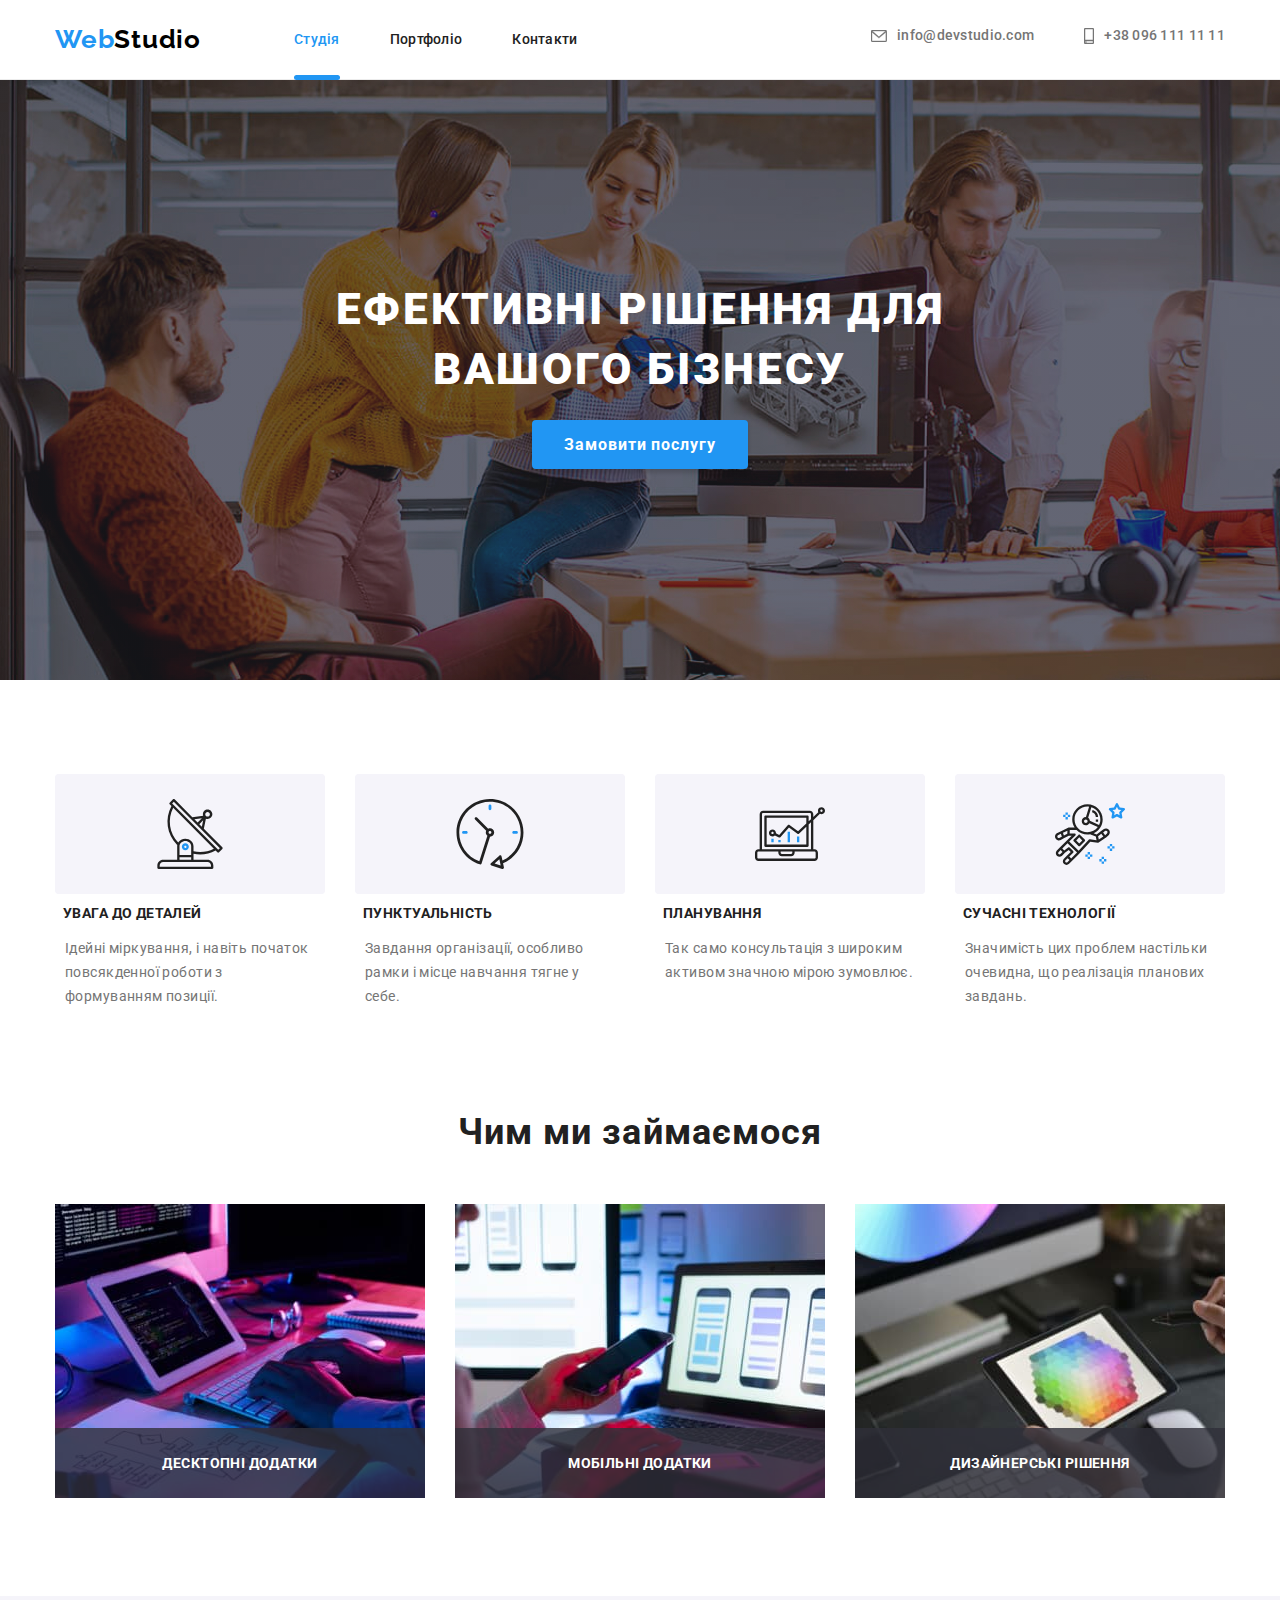
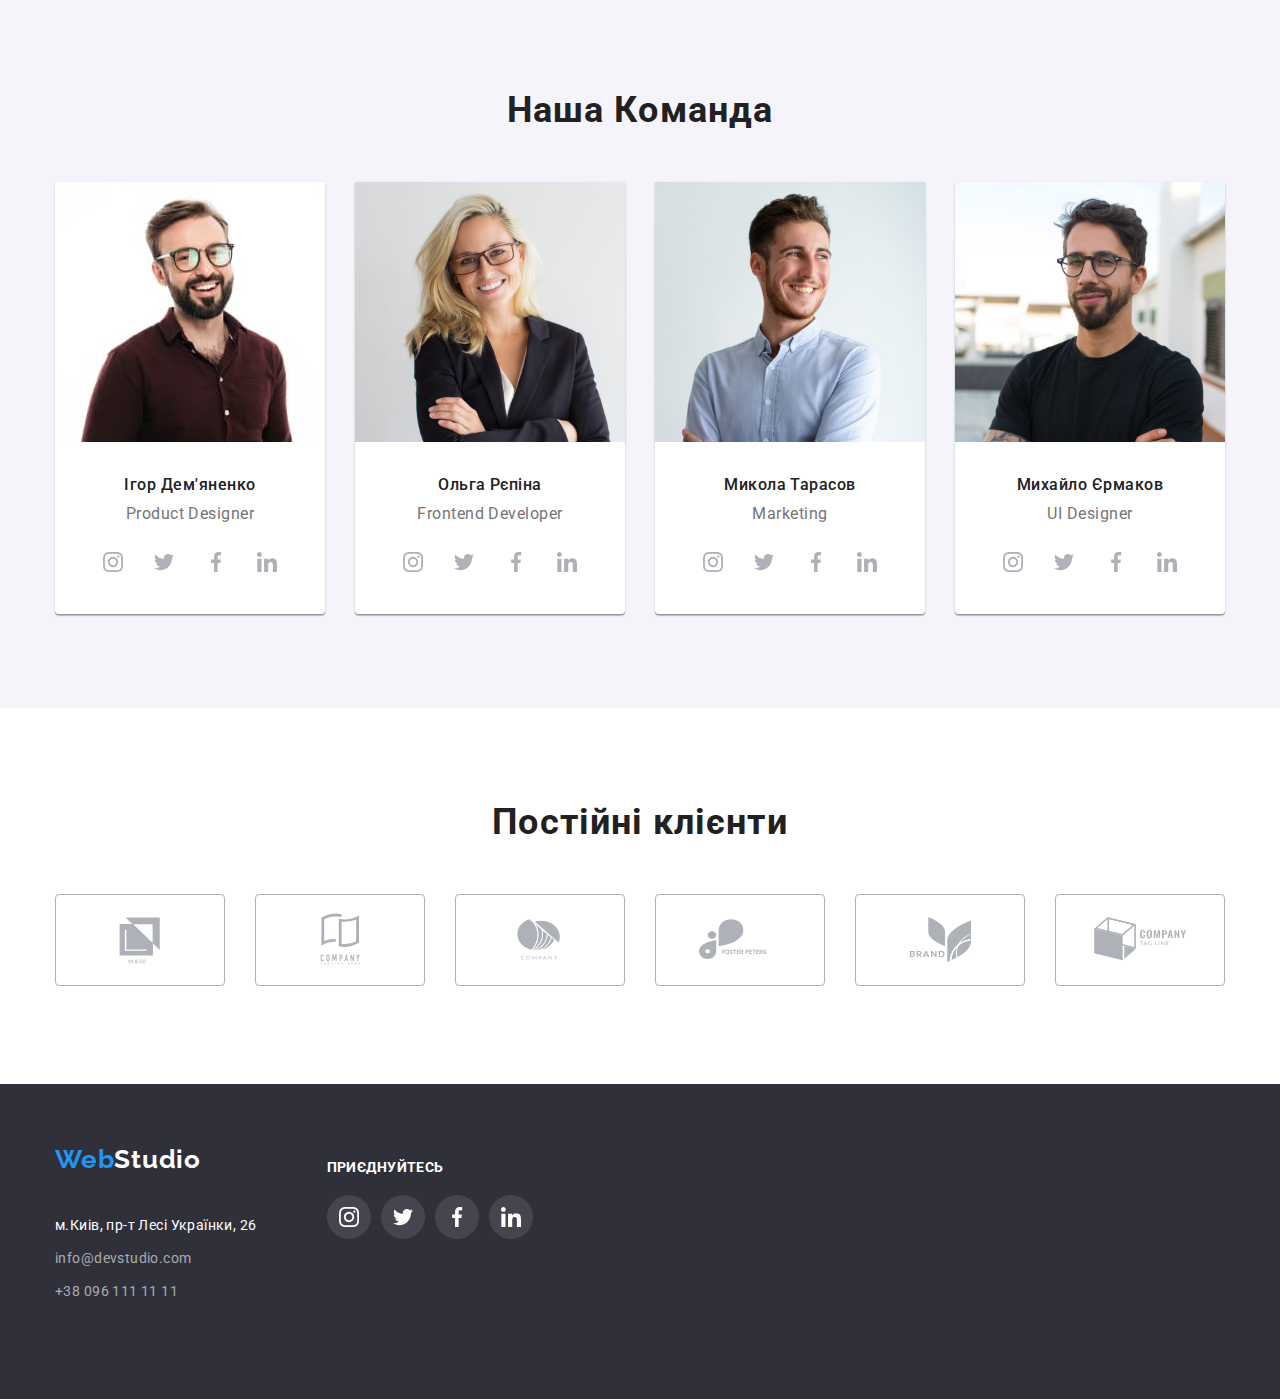
<file: index.html>
<!DOCTYPE html>
<html lang="ru">
<head>
  <link rel="preconnect" href="https://fonts.googleapis.com">
  <link rel="preconnect" href="https://fonts.gstatic.com" crossorigin>
  <link href="https://fonts.googleapis.com/css2?family=Raleway:wght@700&family=Roboto:ital,wght@0,400;0,500;0,900;1,700&display=swap" rel="stylesheet">
  <!-- <link rel="normalize" href="css/normalize.css"> -->
  <link rel="stylesheet" href="css/modern-normalize.css">
  <link rel="stylesheet" href="css/styles.css">
  <meta charset="UTF-8">
  <meta http-equiv="X-UA-Compatible" content="IE=edge">
  <meta name="viewport" content="width=device-width, initial-scale=1.0">
  <title>WebStudio</title>
</head>
<body>
  <svg aria-hidden="true" style="position:absolute;width:0;height:0;overflow:hidden" xmlns="http://www.w3.org/2000/svg">
    <symbol id="icon-company4" viewBox="0 0 59 32"><path d="M19.529 12.905h-.001c-.834 0-1.51.601-1.51 1.342v.001c0 .741.676 1.342 1.51 1.342h.001c.834 0 1.51-.601 1.51-1.342v-.001c0-.741-.676-1.342-1.51-1.342zM30.677 12.476c-.002-1.03-.464-2.016-1.283-2.744s-1.929-1.138-3.088-1.141c-1.159.002-2.27.412-3.089 1.14s-1.281 1.715-1.283 2.745v5.678s8.742-.865 8.743-5.677v-.001zM14.957 20.017c.002.716.323 1.403.893 1.91s1.342.792 2.148.794c.806-.002 1.578-.288 2.148-.794s.891-1.193.893-1.909v-3.951s-6.083.603-6.083 3.95zm3.041.708c-.158 0-.311-.041-.442-.119s-.233-.188-.293-.318c-.06-.129-.076-.272-.045-.409s.107-.263.218-.362c.111-.099.253-.166.408-.194s.315-.013.46.04c.146.054.27.144.357.261s.134.253.134.393c0 .093-.02.186-.06.272s-.098.165-.172.23c-.074.066-.162.118-.259.154s-.201.054-.305.054v-.003zM24.145 20.335h-.587v.606h-.306v-1.484h.966v.248h-.66v.383h.587v.247zm1.47-.102c0 .146-.026.274-.077.384s-.126.195-.222.255-.206.09-.33.09c-.123 0-.233-.03-.329-.089s-.171-.143-.224-.253c-.053-.11-.08-.236-.081-.379v-.073c0-.146.026-.274.078-.385s.127-.197.223-.256c.096-.06.207-.09.33-.09s.233.03.329.09c.096.059.171.144.223.256s.079.239.079.384v.066zm-.31-.067c0-.156-.028-.274-.084-.355s-.135-.121-.238-.121c-.103 0-.182.04-.237.12s-.084.196-.085.351v.072c0 .151.028.269.084.353s.136.125.241.125c.103 0 .181-.04.236-.12s.083-.198.084-.353v-.072zm1.301.386c0-.058-.02-.102-.061-.133s-.114-.064-.22-.098c-.106-.035-.19-.069-.252-.102-.168-.091-.253-.214-.253-.368 0-.08.022-.151.067-.214s.11-.112.195-.148c.085-.035.18-.053.285-.053s.2.019.283.058c.083.038.147.092.193.162s.069.149.069.238h-.306c0-.068-.021-.121-.064-.158s-.103-.057-.18-.057c-.075 0-.133.016-.174.048s-.062.073-.062.124c0 .048.024.089.072.121s.121.063.215.092c.174.052.301.117.38.195s.119.174.119.289c0 .128-.049.229-.146.303s-.228.109-.392.109c-.114 0-.218-.021-.312-.062s-.165-.099-.215-.172c-.049-.073-.073-.157-.073-.253h.307c0 .164.098.246.293.246.073 0 .129-.015.17-.044s.061-.071.061-.124zm1.632-.847h-.454v1.236h-.306v-1.236h-.448v-.248h1.209v.248zm1.068.594h-.587v.397h.689v.246h-.995v-1.484h.993v.248h-.687v.354h.587v.239zm.83.099h-.244v.543h-.306v-1.484h.551c.175 0 .31.039.406.117s.143.189.143.331c0 .101-.022.186-.066.254s-.11.121-.199.161l.321.606v.014h-.328l-.278-.543zm-.243-.247h.247c.077 0 .136-.019.178-.058s.063-.093.063-.162c0-.07-.02-.125-.06-.165s-.1-.06-.182-.06h-.246v.445zm1.852.268v.523h-.306v-1.484h.579c.111 0 .209.02.294.061s.15.099.196.174c.045.075.068.16.068.256 0 .145-.05.26-.15.344s-.237.125-.413.125h-.268zm0-.248h.273c.081 0 .142-.019.184-.057s.064-.092.064-.163c0-.073-.021-.131-.064-.176s-.102-.068-.177-.069h-.28v.466zm1.934.128h-.587v.397h.689v.246h-.995v-1.484h.993v.248h-.687v.354h.587v.239zm1.419-.594h-.455v1.236h-.306v-1.236h-.448v-.248h1.209v.248zm1.068.594h-.587v.397h.689v.246h-.994v-1.484h.992v.248h-.687v.354h.587v.239zm.83.099h-.243v.543h-.306v-1.484h.551c.175 0 .31.039.406.117s.143.189.143.331c0 .101-.022.186-.066.254s-.11.121-.199.161l.321.606v.014h-.328l-.278-.543zm-.243-.247H37c.077 0 .136-.019.178-.058s.063-.093.063-.162c0-.07-.02-.125-.06-.165s-.1-.06-.182-.06h-.246v.445zm1.796.401c0-.058-.021-.102-.061-.133s-.114-.064-.22-.098c-.106-.035-.19-.069-.251-.102-.169-.091-.253-.214-.253-.368 0-.08.022-.151.067-.214s.111-.112.195-.148c.085-.035.18-.053.285-.053.106 0 .2.019.283.058s.147.092.192.162c.046.07.07.149.07.238h-.306c0-.068-.022-.121-.064-.158s-.103-.057-.18-.057c-.075 0-.133.016-.174.048s-.062.073-.062.124c0 .048.024.089.072.121s.121.063.215.092c.174.052.301.117.38.195s.119.174.119.289c0 .128-.049.229-.146.303s-.228.109-.392.109c-.114 0-.218-.021-.312-.062s-.165-.099-.215-.172c-.049-.073-.073-.157-.073-.253h.307c0 .164.098.246.294.246.073 0 .129-.015.17-.044s.061-.071.061-.124z"/></symbol><symbol id="icon-company1" viewBox="0 0 59 32"><path d="m24.348 8 2.438 2.308-4.524-.003v11.196h11.826V17.22l2.435 2.305V8H24.349zm9.632 8.949-6.911-6.543h6.911v6.543zm-2.146 2.914h-7.702v-7.53h.544v7.02h7.157v.51zm-5.883 3.128-.285.586-.285-.586h-.239l.415.781v.455h.216v-.455l.414-.781h-.238zm.357 1.236.1-.288h.479l.101.288h.224l-.468-1.236h-.193l-.467 1.236h.223zm.34-.974.179.513h-.358l.179-.513zm1.133.484c-.031.048-.047.1-.047.157 0 .104.037.189.11.254s.172.097.294.097.228-.033.316-.099l.07.082h.239l-.182-.215c.071-.097.107-.222.107-.374h-.179c0 .083-.017.159-.052.227l-.239-.282.084-.061c.059-.043.102-.086.128-.129s.039-.091.039-.143c0-.078-.029-.143-.087-.196s-.131-.08-.221-.08c-.1 0-.179.028-.238.085s-.088.133-.088.229c0 .04.009.081.028.123s.053.094.101.155c-.092.066-.153.123-.184.171zm.558.273c-.061.046-.126.07-.195.07-.062 0-.111-.018-.148-.053s-.055-.082-.055-.139c0-.066.034-.125.102-.177l.026-.019.27.318zm-.222-.548c-.058-.072-.087-.132-.087-.179 0-.041.012-.076.036-.103s.056-.041.096-.041c.037 0 .068.012.093.035s.037.05.037.082c0 .049-.018.089-.053.12l-.026.021-.094.065zm2.013.672c.085-.074.134-.177.146-.309h-.214c-.011.088-.038.151-.081.189s-.106.057-.19.057c-.092 0-.162-.035-.211-.105s-.071-.172-.071-.306v-.11c.001-.132.027-.232.076-.3s.122-.103.216-.103c.08 0 .141.02.183.059s.068.103.078.192h.214c-.014-.135-.062-.24-.145-.314s-.193-.111-.329-.111c-.101 0-.191.024-.268.072s-.136.117-.177.206c-.041.089-.062.192-.062.308v.115c.002.114.023.214.064.3s.099.153.173.2c.075.046.162.07.261.07.141 0 .254-.037.339-.11zm1.262-.173c.042-.092.063-.198.063-.319v-.069c-.001-.121-.022-.226-.065-.317s-.103-.161-.181-.209c-.078-.049-.167-.073-.267-.073s-.19.025-.268.074c-.078.049-.138.119-.181.211s-.064.199-.064.319v.07c.001.118.022.223.065.313s.104.161.182.21c.079.049.168.073.268.073.101 0 .191-.024.268-.073s.138-.119.18-.211zm-.23-.699c.052.073.078.178.078.315v.065c0 .139-.026.245-.077.318s-.124.109-.219.109c-.094 0-.168-.037-.221-.111s-.079-.179-.079-.315v-.071c.001-.133.028-.236.08-.308s.125-.11.218-.11c.095 0 .168.037.22.11z"/></symbol><symbol id="icon-company2" viewBox="0 0 59 32"><path d="M28.561 7.629h-.047c-.073-.004-.146-.006-.219-.008h-.158c-.138 0-.279.004-.419.011-.011-.001-.021-.001-.032 0-1.268.072-2.51.389-3.658.933l-.15.073v7.701l.352-.119c.309-.106.638-.202.978-.29.921-.236 1.866-.362 2.816-.374v1.012c-.126.001-.248.004-.37.011h-.029c-.731.04-1.457.151-2.166.333-.899.225-1.766.563-2.581 1.006V8.041c.846-.494 1.758-.864 2.707-1.101.834-.215 1.691-.326 2.552-.329h.149c.178.004.351.012.514.025.429.03.854.098 1.271.203v.996c-.405-.094-.817-.156-1.232-.186-.008-.001-.017-.001-.025-.002-.086-.007-.172-.015-.252-.015zm1.753 1.018c.221.017.45.025.681.025.905-.003 1.806-.119 2.683-.344.898-.226 1.765-.564 2.58-1.007v9.701c-.847.493-1.758.864-2.708 1.101-.834.214-1.691.325-2.552.328-.652.005-1.302-.071-1.936-.228V8.459c.15.034.304.066.46.093.257.043.528.075.792.095zm4.937.076-.352.119c-.324.109-.65.206-.978.293-.956.246-1.938.371-2.924.375-.23 0-.441-.006-.645-.019l-.281-.019v7.922l.241.021c.224.019.454.029.686.029.777-.003 1.55-.103 2.303-.298.62-.155 1.222-.372 1.799-.647l.151-.073V8.722zM23.561 21.291c-.051-.052-.112-.094-.179-.121s-.14-.04-.213-.037c-.077-.001-.154.013-.226.042-.066.026-.126.066-.176.116s-.088.111-.113.177c-.028.069-.041.144-.041.218v1.32c-.003.093.015.186.052.271.031.068.076.128.132.177.053.044.115.076.181.094.064.018.13.027.197.027.073.001.146-.015.213-.046.066-.029.126-.07.176-.122.049-.051.088-.111.115-.177.028-.067.043-.138.042-.21v-.148h-.345v.118c.001.04-.006.08-.02.118-.011.028-.028.053-.05.074-.021.017-.046.03-.072.038-.023.008-.048.012-.072.012-.031.004-.062-.001-.09-.014s-.053-.032-.071-.057c-.033-.053-.048-.115-.046-.177v-1.23c-.002-.068.012-.136.042-.197.018-.028.043-.05.073-.064s.063-.019.096-.015c.03-.001.059.005.086.018s.05.032.068.056c.039.051.059.113.057.177v.114h.341v-.134c.001-.079-.014-.157-.042-.231-.025-.069-.065-.132-.115-.186zM25.61 21.276c-.11-.093-.249-.144-.392-.145-.07 0-.14.013-.206.037-.067.024-.129.061-.182.108-.057.051-.103.114-.134.185-.035.081-.052.168-.05.256v1.266c-.002.089.015.177.05.259.031.068.077.128.134.177.053.049.115.087.182.111.066.024.136.037.206.037s.14-.013.206-.037c.069-.025.132-.063.187-.111s.099-.11.13-.177c.035-.082.053-.17.05-.259v-1.266c.002-.088-.015-.175-.05-.256-.031-.07-.075-.133-.13-.185zm-.161 1.706c.003.034-.002.068-.014.099s-.031.06-.055.084c-.046.038-.103.059-.162.059s-.117-.021-.162-.059c-.024-.023-.043-.052-.055-.084s-.017-.066-.014-.099v-1.266c-.003-.034.002-.068.014-.099s.031-.06.055-.084c.046-.038.103-.059.162-.059s.117.021.162.059c.024.023.043.052.055.084s.017.066.014.099v1.266zM28.302 23.548v-2.396h-.332l-.436 1.268h-.006l-.439-1.268h-.328v2.396h.342V22.09h.006l.335 1.03h.171l.338-1.03h.006v1.458h.342zM30.246 21.32c-.053-.059-.119-.104-.194-.131-.08-.026-.164-.039-.248-.037h-.509v2.396h.341v-.936h.176c.107.005.213-.018.308-.065.078-.043.142-.106.187-.183.039-.064.066-.135.078-.209.013-.09.02-.181.018-.272.003-.115-.008-.23-.033-.342-.023-.083-.066-.159-.126-.22zm-.176.73c-.001.043-.012.086-.032.125-.02.037-.05.066-.088.084-.051.023-.106.033-.161.03h-.156v-.815h.176c.053-.003.106.008.154.03.035.02.063.051.08.088.019.042.029.087.03.134v.159c0 .056.003.113 0 .165h-.003zM31.864 21.152h-.28l-.528 2.396h.341l.1-.515h.465l.1.515h.341l-.541-2.396zm-.315 1.554.168-.869h.006l.167.869h-.341zM34.069 22.595h-.006l-.516-1.443h-.328v2.396h.341v-1.441h.007l.522 1.441h.321v-2.396h-.341v1.443zM36.156 21.152l-.275.953h-.007l-.274-.953h-.362l.469 1.383v1.013h.342v-1.013l.469-1.383h-.361zM22.609 24.224h.165v.462h.112v-.462h.164v-.095h-.44v.095zM23.992 24.13l-.216.556h.119l.046-.126h.222l.047.126h.121l-.221-.556h-.119zm-.018.336.076-.206.076.206h-.151zM25.359 24.481h.128v.072c-.038.03-.084.047-.132.047-.022.001-.045-.003-.065-.012s-.039-.023-.053-.041c-.029-.042-.044-.093-.041-.145 0-.124.054-.186.16-.186.028-.003.056.005.079.021s.04.04.047.068l.11-.021c-.024-.109-.102-.164-.236-.164-.072-.002-.141.024-.194.072-.028.028-.05.061-.064.098s-.019.077-.017.116c-.003.076.022.151.071.209.027.028.06.05.097.064s.076.02.114.017c.087.002.172-.029.236-.088v-.219h-.241v.094zM26.756 24.13h-.113v.556h.39v-.095h-.277v-.462zM27.937 24.13h-.113v.556h.113v-.556zM29.091 24.501l-.228-.372h-.109v.556h.105v-.363l.224.363h.112v-.556h-.103v.372zM30.135 24.441h.277v-.095h-.277v-.122h.298v-.095h-.411v.556h.422v-.095h-.31v-.15zM32.665 24.349h-.219v-.219h-.112v.556h.112v-.243h.219v.243h.112v-.556h-.112v.219zM33.715 24.441h.278v-.095h-.278v-.122h.299v-.095h-.411v.556h.421v-.095h-.31v-.15zM35.138 24.441c.097-.015.146-.066.146-.155.003-.024-.001-.048-.01-.069s-.025-.041-.044-.054c-.05-.025-.106-.037-.163-.033h-.236v.556h.112v-.233h.022c.024-.001.048.003.07.012.016.01.03.024.04.041l.121.177h.134l-.068-.109c-.03-.054-.072-.099-.123-.134zm-.112-.077h-.082v-.14h.088c.038-.003.077.001.113.013.008.007.015.016.019.026s.006.021.006.032-.003.021-.008.031-.013.018-.021.024c-.037.011-.075.016-.114.013zM36.212 24.441h.277v-.095h-.277v-.122h.299v-.095h-.412v.556h.422v-.095h-.31v-.15z"/></symbol><symbol id="icon-company3" viewBox="0 0 59 32"><path d="M23.793 22.644c.006 0 .011.001.016.003s.01.005.013.008l.076.073c-.059.059-.132.106-.213.138-.096.035-.199.052-.302.049-.098.002-.194-.014-.285-.046-.081-.03-.154-.074-.214-.13-.061-.058-.108-.127-.138-.201-.033-.083-.05-.17-.048-.258-.001-.088.016-.176.052-.259.033-.075.083-.143.147-.201.065-.057.142-.101.228-.131.093-.031.193-.047.293-.046.093-.002.186.012.272.042.075.028.144.068.204.116l-.064.077c-.004.005-.01.01-.016.014-.008.004-.017.006-.026.006s-.019-.003-.027-.008l-.034-.021-.047-.026c-.02-.01-.042-.018-.064-.026-.028-.009-.057-.016-.086-.021-.037-.006-.075-.009-.113-.008-.072-.001-.144.011-.211.035-.062.022-.119.055-.165.097-.047.045-.084.098-.107.155-.027.066-.04.135-.039.204-.001.071.012.141.039.208.023.057.059.109.105.154.043.042.097.075.157.096.062.022.128.034.195.033.039.001.077-.002.116-.007.063-.007.123-.026.175-.055.027-.015.052-.032.075-.051.01-.008.023-.013.036-.013zM25.984 22.28c.001.087-.016.174-.051.256-.031.074-.08.142-.143.199s-.14.101-.224.131c-.186.062-.391.062-.577 0-.084-.03-.16-.074-.223-.131-.063-.058-.112-.126-.144-.201-.068-.166-.068-.347 0-.513.032-.075.081-.143.144-.202.064-.055.139-.098.223-.126.185-.063.391-.063.577 0 .084.03.16.074.224.131s.111.125.143.199c.035.082.052.17.051.258zm-.199 0c.002-.07-.011-.14-.036-.206-.021-.057-.056-.109-.102-.154-.044-.042-.099-.076-.16-.097-.135-.045-.284-.045-.419 0-.061.022-.116.055-.16.097-.046.044-.081.097-.102.154-.048.134-.048.278 0 .412.021.057.056.11.102.154.045.042.099.075.16.096.135.044.284.044.419 0 .061-.021.116-.054.16-.096.046-.045.08-.097.102-.154.025-.066.038-.136.036-.206zM27.479 22.496l.02.046c.008-.017.014-.031.022-.046s.015-.031.025-.045l.485-.765c.009-.013.018-.021.027-.024.013-.003.026-.005.04-.004h.143v1.245h-.17V21.949c0-.014-.001-.029 0-.043l-.487.776c-.006.012-.016.021-.029.028s-.027.01-.042.01h-.027c-.015 0-.029-.003-.042-.01s-.022-.017-.028-.028l-.502-.781v.999h-.164v-1.242h.143c.013-.001.027.001.04.004.012.005.021.014.027.024l.495.766c.01.014.018.029.025.044zM29.302 22.434v.466h-.19v-1.243h.423c.08-.001.159.008.236.027.061.015.118.042.167.077.042.034.075.075.095.122.022.051.033.105.032.159.001.055-.011.109-.035.159-.023.048-.058.09-.102.124-.049.037-.106.066-.168.082-.074.021-.151.03-.229.029l-.23-.003zm0-.134h.23c.05.001.099-.006.147-.019.039-.011.075-.03.106-.054.029-.023.051-.051.064-.082.016-.033.023-.069.023-.105.002-.035-.004-.069-.019-.101s-.037-.061-.066-.085c-.072-.049-.163-.073-.255-.067h-.23v.512zM31.851 22.902h-.15c-.015 0-.03-.004-.042-.012-.011-.008-.019-.018-.025-.029l-.129-.301h-.648l-.134.301c-.005.011-.013.021-.024.028-.012.008-.027.013-.043.012h-.15l.569-1.245h.197l.577 1.245zm-.938-.463h.535l-.226-.507c-.017-.038-.031-.077-.043-.117l-.022.065c-.007.02-.014.038-.021.053l-.224.506zM32.671 21.662c.011.005.021.013.028.022l.83.939v-.967h.17v1.245h-.095c-.014 0-.027-.002-.039-.007s-.022-.014-.03-.023l-.829-.938c.001.014.001.029 0 .043s0 .026 0 .038v.887h-.17v-1.245h.101c.012 0 .023.002.034.006zM35.097 22.407v.494h-.19v-.494l-.525-.75h.17c.015-.001.029.003.041.011.01.008.019.017.026.028l.328.484c.013.021.025.04.034.058s.017.035.024.053l.024-.054c.009-.02.02-.039.032-.057l.323-.487c.007-.01.015-.019.025-.026.011-.009.026-.013.041-.012h.171l-.525.753zM27.385 19.567c.082.009.166.017.25.023 1.28-.497 2.362-1.311 3.112-2.34s1.134-2.227 1.105-3.445l-1.41-1.225c.287 1.296.153 2.637-.387 3.871s-1.464 2.313-2.67 3.117z"/><path d="m26.881 19.51.038.007c1.288-.801 2.271-1.919 2.82-3.209s.64-2.695.261-4.031l-2.009-1.745c.812 1.434 1.139 3.04.943 4.629s-.908 3.098-2.053 4.35zM33.693 15.244c-.341 1.338-1.17 2.545-2.363 3.441-.349.263-.724.498-1.123.7.972-.248 1.865-.687 2.61-1.282s1.324-1.332 1.69-2.152l-.815-.707z"/><path d="m33.374 15.047-1.16-1.008c-.022 1.149-.398 2.272-1.089 3.252s-1.671 1.781-2.838 2.321h.006c.26 0 .52-.014.779-.04 1.091-.387 2.055-1.003 2.806-1.792s1.265-1.728 1.497-2.732zM27.049 9.795l-1.384-1.204c-1.237.415-2.301 1.145-3.052 2.095s-1.156 2.074-1.159 3.226c.005 1.273.498 2.508 1.401 3.511s2.166 1.714 3.588 2.022c1.269-1.343 2.012-3.003 2.121-4.739s-.422-3.456-1.515-4.911zM36.57 14.862c-.005-1.51-.698-2.958-1.927-4.026s-2.895-1.67-4.633-1.674c-.803-.001-1.6.128-2.349.38l8.471 7.36c.29-.651.439-1.342.438-2.04z"/></symbol><symbol id="icon-company5" viewBox="0 0 59 32"><path d="M20.437 21.125c.085.096.13.216.128.34.004.081-.011.161-.045.235s-.086.141-.152.194c-.165.114-.369.169-.575.157h-1.01v-2.154h.989c.195-.012.389.039.548.143.064.049.114.111.148.181s.048.146.044.222c.006.119-.035.236-.115.329-.077.086-.183.145-.301.168.134.022.255.088.341.184zm-1.184-.325h.423c.096.006.192-.019.269-.072.032-.026.056-.059.072-.096s.022-.076.019-.115c.003-.039-.003-.078-.019-.114s-.04-.069-.071-.096c-.08-.054-.178-.08-.277-.073h-.416v.565zm.733.826c.034-.027.061-.061.078-.099s.025-.079.022-.12c.003-.042-.005-.083-.023-.121s-.045-.072-.079-.1c-.083-.056-.184-.084-.287-.078h-.444v.592h.449c.101.005.201-.021.284-.075zM22.459 22.051l-.55-.842h-.207v.842h-.473v-2.154h.896c.226-.014.449.051.624.183.125.117.201.271.213.434s-.04.325-.146.457c-.111.116-.262.193-.427.219l.586.861h-.515zm-.757-1.135h.387c.269 0 .403-.109.403-.326.003-.044-.005-.089-.022-.131s-.043-.08-.077-.111c-.085-.065-.194-.096-.305-.087h-.392l.005.655zM25.047 21.618h-.943l-.167.433h-.496l.866-2.129h.537l.863 2.129h-.496l-.163-.433zm-.126-.327-.345-.909-.345.909h.689zM28.286 22.051h-.47l-1.054-1.464v1.464h-.469v-2.154h.469l1.054 1.473v-1.473h.47v2.154zM30.968 21.536c-.097.163-.245.295-.425.38-.205.095-.432.141-.661.136h-.837v-2.154h.837c.229-.005.455.04.661.133.18.083.328.214.425.376.097.175.147.369.147.565s-.05.39-.147.565zm-.538-.052c.134-.143.208-.325.208-.514s-.074-.371-.208-.514c-.162-.13-.374-.195-.588-.183h-.326v1.394h.326c.215.012.426-.053.588-.183zM25.341 7.919s6.066 2.097 5.937 5.131v5.132s-6.061-2.098-5.935-5.132l-.002-5.131zM36.682 16.98c1.146-.722 2.471-1.169 3.854-1.3v-1.607c-1.594.562-2.946 1.582-3.854 2.907z"/><path d="M35.994 17.464c.937-1.729 2.563-3.063 4.542-3.727V9.108s-8.638 2.987-8.456 7.308v7.306s.385-.134.99-.384c0-.234 0-.469.028-.706.179-2.006 1.22-3.865 2.896-5.168z"/><path d="M35.172 20.178c.045-.507.146-1.008.302-1.496-1.043 1.125-1.675 2.522-1.806 3.993-.013.139-.02.278-.023.421.491-.216 1.062-.485 1.661-.802-.153-.696-.198-1.408-.134-2.116zM35.515 20.205c-.057.64-.022 1.284.107 1.916 2.36-1.293 5.012-3.291 4.91-5.705v-.21c-1.686.173-3.264.848-4.49 1.921-.287.665-.464 1.366-.526 2.079z"/></symbol><symbol id="icon-company6" viewBox="0 0 59 32"><path d="M29.713 15.098c-.154-.205-.228-.448-.21-.692v-1.003c0-.307.07-.541.209-.701s.379-.239.718-.239c.319 0 .546.068.679.204.146.174.217.386.201.6v.236h-.571v-.239c.002-.078-.003-.156-.017-.234-.008-.053-.037-.102-.082-.139-.059-.04-.132-.059-.207-.054-.078-.005-.156.015-.217.057-.05.041-.083.095-.095.153-.016.082-.024.165-.022.248v1.217c-.009.117.016.235.073.342.028.036.068.065.114.083s.097.025.147.019c.073.005.146-.015.202-.055.047-.04.076-.092.085-.148.013-.081.019-.162.018-.244v-.247h.571v.225c.016.223-.053.445-.197.63-.131.149-.355.223-.683.223s-.577-.08-.717-.245zM32.089 15.109c-.144-.156-.216-.384-.216-.685v-1.055c0-.298.072-.523.216-.676s.385-.229.723-.229c.336 0 .575.076.72.229s.217.379.217.676v1.055c0 .298-.073.526-.22.684s-.385.236-.717.236c-.332 0-.578-.08-.723-.235zm.989-.253c.052-.098.075-.205.069-.312v-1.292c.007-.105-.017-.21-.067-.306-.029-.037-.069-.066-.117-.084s-.099-.024-.151-.018c-.051-.006-.103 0-.151.018s-.088.047-.117.084c-.052.095-.075.201-.069.306v1.298c-.007.107.016.215.069.312.033.033.074.059.12.077s.096.027.147.027c.051 0 .101-.009.147-.027s.087-.044.12-.077v-.006zM34.436 12.495h.614l.462 1.946.473-1.946h.598l.061 2.809h-.442l-.047-1.952-.456 1.952h-.354l-.473-1.96-.044 1.96h-.447l.056-2.809zM37.332 12.495h.957c.551 0 .827.266.827.798 0 .509-.29.764-.871.763h-.326v1.249h-.591l.003-2.809zm.818 1.201c.058.006.118.002.174-.014s.107-.041.151-.075c.068-.095.098-.206.085-.317.003-.086-.007-.171-.029-.255-.008-.028-.023-.054-.043-.077s-.046-.042-.074-.057c-.082-.034-.173-.049-.264-.045h-.229v.839h.229zM39.968 12.495h.635l.651 2.809h-.551l-.129-.648h-.566l-.133.648h-.559l.651-2.809zm.543 1.836-.221-1.179-.221 1.179h.442zM41.78 12.495h.414l.792 1.603v-1.603h.49v2.809h-.393l-.797-1.673v1.673h-.507l.001-2.809zM44.624 14.233l-.658-1.734h.554l.402 1.114.377-1.114h.543l-.65 1.734v1.071h-.567v-1.071zM30.625 16.533v.147h-.482v1.142h-.202V16.68h-.484v-.147h1.169zM32.137 17.821h-.156c-.016.001-.031-.003-.044-.012-.012-.007-.021-.018-.026-.03l-.139-.306h-.669l-.139.306c-.004.013-.011.025-.021.035-.012.009-.028.013-.044.012h-.156l.591-1.288h.206l.598 1.283zm-.979-.478h.558l-.236-.524c-.017-.04-.032-.08-.044-.121-.008.024-.015.048-.022.068l-.021.054-.234.523zM33.155 17.695c.037.002.074.002.111 0 .032-.003.064-.008.095-.015.029-.006.057-.014.085-.023.026-.009.052-.02.079-.032v-.29h-.236c-.006 0-.012 0-.017-.002s-.011-.004-.015-.008c-.004-.003-.007-.006-.009-.011s-.003-.008-.003-.013v-.099h.458v.494c-.037.023-.077.044-.118.061s-.086.033-.131.044c-.048.012-.098.021-.148.027-.057.006-.115.008-.172.008-.102.001-.203-.015-.298-.048-.088-.031-.169-.077-.236-.135-.066-.059-.118-.128-.152-.204-.037-.085-.056-.176-.054-.267-.001-.092.017-.183.053-.269.034-.076.086-.146.152-.204s.148-.103.236-.134c.101-.033.209-.049.317-.048.055 0 .11.004.164.011.048.007.095.018.141.033.041.013.081.03.118.051s.071.043.103.067l-.057.08c-.004.007-.011.013-.019.018s-.017.007-.027.007c-.013 0-.026-.004-.037-.01-.018-.008-.037-.018-.058-.031-.025-.014-.052-.025-.079-.035-.035-.012-.072-.022-.109-.029-.05-.008-.1-.012-.15-.011-.078-.001-.155.011-.228.036-.066.023-.125.058-.174.102-.049.046-.086.101-.11.16-.053.14-.053.29 0 .43.026.061.066.116.118.162.048.044.107.079.173.102.075.022.155.031.234.026zM35.039 17.674h.645v.147h-.842v-1.288h.202l-.005 1.142zM36.355 17.821h-.202v-1.288h.202v1.288zM37.106 16.539c.012.006.023.014.031.023l.864.971c-.001-.015-.001-.031 0-.046V16.527h.176v1.294h-.102c-.015.001-.03-.001-.044-.007-.012-.006-.023-.015-.032-.024l-.863-.97v1.002h-.169v-1.289h.105c.011 0 .023.002.033.006zM39.665 16.533v.142h-.716v.425h.58v.137h-.58v.44h.716v.142h-.924v-1.285h.924zM18.491 8.576l8.972 2.199v7.707l-8.972-2.198V8.576zm-.575-.657v8.739l10.122 2.482v-8.738L17.916 7.919z"/><path d="m23.34 23.197-10.123-2.484v-8.739l10.123 2.483v8.74z"/><path d="m18.083 8.477 8.855 2.172-3.766 3.252-8.856-2.173 3.767-3.251zm-.167-.558-4.698 4.056 10.123 2.483 4.697-4.056-10.122-2.483zM23.91 22.706l4.127-3.564-4.127-1.013v4.577z"/></symbol><symbol id="icon-mail" viewBox="0 0 43 32"><path d="M38.667 0H4C1.794 0 0 1.794 0 4v24c0 2.206 1.794 4 4 4h34.667c2.206 0 4-1.794 4-4V4c0-2.206-1.794-4-4-4zm0 2.667c.181 0 .353.038.511.103L21.334 18.236 3.49 2.77c.158-.066.33-.103.511-.103h34.667zm0 26.666H4c-.736 0-1.333-.598-1.333-1.333V5.587L20.46 21.008c.251.217.563.326.874.326s.622-.108.874-.326L40.001 5.587V28c0 .736-.598 1.333-1.333 1.333z"/></symbol><symbol id="icon-smartphone" viewBox="0 0 20 32"><path d="M17 0H3C1.346 0 0 1.346 0 3v26c0 1.654 1.346 3 3 3h14c1.654 0 3-1.346 3-3V3c0-1.654-1.346-3-3-3zM3 2h14c.552 0 1 .448 1 1v21H2V3c0-.552.448-1 1-1zm14 28H3c-.552 0-1-.448-1-1v-3h16v3c0 .552-.448 1-1 1z"/><path d="M4.707 27.478c.391.365.391.956 0 1.321s-1.024.365-1.414 0c-.391-.365-.391-.956 0-1.321s1.024-.365 1.414 0z"/></symbol><symbol id="icon-linkedin" viewBox="0 0 32 32"><path d="M31.992 32v-.001H32V20.263c0-5.741-1.236-10.164-7.948-10.164-3.227 0-5.392 1.771-6.276 3.449h-.093v-2.913h-6.364v21.364h6.627V21.42c0-2.785.528-5.479 3.977-5.479 3.399 0 3.449 3.179 3.449 5.657v10.401h6.62zM.528 10.636h6.635V32H.528V10.636zM3.843 0C1.722 0 0 1.721 0 3.843s1.721 3.879 3.843 3.879c2.121 0 3.843-1.757 3.843-3.879C7.685 1.722 5.963 0 3.843 0z"/></symbol><symbol id="icon-insta" viewBox=" 0 0 32 32"><path d="M31.969 9.408c-.075-1.7-.35-2.869-.744-3.882-.406-1.075-1.032-2.038-1.851-2.838-.8-.813-1.769-1.444-2.832-1.844C25.523.45 24.36.175 22.66.1 20.947.019 20.403 0 16.059 0s-4.888.019-6.595.094c-1.7.075-2.869.35-3.882.744-1.075.406-2.038 1.031-2.838 1.85C1.931 3.488 1.3 4.457.9 5.52.506 6.539.231 7.702.156 9.402c-.081 1.713-.1 2.257-.1 6.601s.019 4.888.094 6.595c.075 1.7.35 2.869.744 3.882.406 1.075 1.038 2.038 1.85 2.838.8.813 1.769 1.444 2.832 1.844 1.019.394 2.182.669 3.882.744 1.706.075 2.25.094 6.595.094s4.888-.019 6.595-.094c1.7-.075 2.869-.35 3.882-.744 2.151-.832 3.851-2.532 4.682-4.682.394-1.019.669-2.182.744-3.882.075-1.707.094-2.251.094-6.595s-.006-4.888-.081-6.595zm-2.882 13.065c-.069 1.563-.331 2.407-.55 2.969-.538 1.394-1.644 2.5-3.038 3.038-.563.219-1.413.481-2.969.55-1.688.075-2.194.094-6.464.094s-4.782-.019-6.464-.094c-1.563-.069-2.407-.331-2.969-.55-.694-.256-1.325-.663-1.838-1.194-.531-.519-.938-1.144-1.194-1.838-.219-.563-.481-1.413-.55-2.969-.075-1.688-.094-2.194-.094-6.464s.019-4.782.094-6.464c.069-1.563.331-2.407.55-2.969.256-.694.663-1.325 1.2-1.838.519-.531 1.144-.938 1.838-1.194.563-.219 1.413-.481 2.969-.55 1.688-.075 2.194-.094 6.464-.094 4.276 0 4.782.019 6.464.094 1.563.069 2.407.331 2.969.55.694.256 1.325.662 1.838 1.194.531.519.938 1.144 1.194 1.838.219.563.481 1.413.55 2.969.075 1.688.094 2.194.094 6.464s-.019 4.77-.094 6.458z"/><path d="M16.059 7.783c-4.538 0-8.22 3.682-8.22 8.22s3.682 8.22 8.22 8.22c4.539 0 8.22-3.682 8.22-8.22s-3.682-8.22-8.22-8.22zm0 13.552c-2.944 0-5.332-2.388-5.332-5.332s2.388-5.332 5.332-5.332 5.332 2.388 5.332 5.332-2.388 5.332-5.332 5.332zM26.524 7.458c0 1.06-.859 1.919-1.919 1.919s-1.919-.859-1.919-1.919.859-1.919 1.919-1.919 1.919.859 1.919 1.919z"/></symbol><symbol id="icon-facebook" viewBox=" 0 0 32 32"><path d="M21.329 5.313h2.921V.225C23.746.156 22.013 0 19.994 0c-4.212 0-7.097 2.649-7.097 7.519V12H8.249v5.688h4.648V32h5.699V17.689h4.46l.708-5.688h-5.169V8.082c.001-1.644.444-2.769 2.735-2.769z"/></symbol><symbol id="icon-twitter" viewBox="0 0 32 32"><path d="M32 6.078c-1.19.522-2.458.868-3.78 1.036 1.36-.812 2.398-2.088 2.886-3.626-1.268.756-2.668 1.29-4.16 1.588C25.742 3.794 24.026 3 22.154 3c-3.632 0-6.556 2.948-6.556 6.562 0 .52.044 1.02.152 1.496-5.454-.266-10.28-2.88-13.522-6.862-.566.982-.898 2.106-.898 3.316 0 2.272 1.17 4.286 2.914 5.452-1.054-.02-2.088-.326-2.964-.808v.072c0 3.188 2.274 5.836 5.256 6.446-.534.146-1.116.216-1.72.216-.42 0-.844-.024-1.242-.112.85 2.598 3.262 4.508 6.13 4.57-2.232 1.746-5.066 2.798-8.134 2.798-.538 0-1.054-.024-1.57-.09C2.906 27.93 6.35 29 10.064 29c12.072 0 18.672-10 18.672-18.668 0-.29-.01-.57-.024-.848C30.014 8.56 31.108 7.406 32 6.078z"/></symbol><symbol id="icon-diagram" viewBox="0 0 72 32"><path fill="#f5f4fa" style="fill:var(--color2, #f5f4fa)" d="M1.067 0h69.867c.589 0 1.067.478 1.067 1.067v29.867c0 .589-.478 1.067-1.067 1.067H1.067C.478 32.001 0 31.523 0 30.934V1.067C0 .478.478 0 1.067 0z"/><path fill="#2196f3" style="fill:var(--color4, #2196f3)" d="M35.373 15.396h.622v2.799h-.622v-2.799zM37.861 16.64h.622v1.555h-.622V16.64zM32.886 17.573h.622v.622h-.622v-.622zM31.02 17.262h.622v.933h-.622v-.933z"/><path fill="#212121" style="fill:var(--color3, #212121)" d="M27.599 23.17h14.926c.515 0 .933-.418.933-.933v-1.244c0-.515-.418-.933-.933-.933h-.311v-7.754l1.766-1.673c.41.202.906.079 1.174-.291s.231-.88-.089-1.207-.829-.375-1.205-.115c-.376.26-.51.754-.317 1.168l-1.331 1.262v-.717c0-.515-.418-.933-.933-.933H28.841c-.515 0-.933.418-.933.933v9.328h-.311c-.515 0-.933.418-.933.933v1.244c0 .515.418.933.933.933zM44.391 9.488c.172 0 .311.139.311.311s-.139.311-.311.311-.311-.139-.311-.311.139-.311.311-.311zm-15.859 1.244c0-.172.139-.311.311-.311h12.438c.172 0 .311.139.311.311v1.306l-.622.591v-1.275c0-.172-.139-.311-.311-.311H29.465c-.172 0-.311.139-.311.311v7.774c0 .172.139.311.311.311h11.194c.171 0 .311-.139.311-.311v-5.643l.622-.589v7.165h-13.06v-9.328zm2.799 4.042c-.421-.001-.79.279-.902.685s.061.836.423 1.05c.362.215.822.161 1.125-.132l1.081.542c.126.063.278.033.371-.072l2.298-2.585 2.259 1.692c.121.091.29.081.4-.023l1.963-1.859v4.743H29.777v-7.152h10.572v1.552l-2.2 2.083-2.278-1.707c-.129-.097-.311-.079-.419.042l-2.329 2.621-.871-.435c.006-.037.01-.075.012-.113 0-.515-.418-.933-.933-.933zm.311.933c0 .172-.139.311-.311.311s-.311-.139-.311-.311.139-.311.311-.311.311.139.311.311zm1.865 4.975h3.11v.311c0 .172-.139.311-.311.311h-2.488c-.172 0-.311-.139-.311-.311v-.311zm-6.218.311c0-.172.139-.311.311-.311h5.286v.311c0 .515.418.933.933.933h2.488c.515 0 .933-.418.933-.933v-.311h5.286c.172 0 .311.139.311.311v1.244c0 .172-.139.311-.311.311H27.6c-.172 0-.311-.139-.311-.311v-1.244z"/></symbol><symbol id="icon-clock" viewBox="0 0 72 32"><path fill="#f5f4fa" style="fill:var(--color2, #f5f4fa)" d="M1.067 0h69.867c.589 0 1.067.478 1.067 1.067v29.867c0 .589-.478 1.067-1.067 1.067H1.067C.478 32.001 0 31.523 0 30.934V1.067C0 .478.478 0 1.067 0z"/><path fill="#212121" style="fill:var(--color3, #212121)" d="M44.923 15.592c-.001-4.931-3.999-8.927-8.93-8.926s-8.927 3.999-8.926 8.93c.001 3.884 2.512 7.321 6.212 8.503.035.011.072.017.109.017.07 0 .139-.019.2-.055.079-.047.138-.121.165-.208l2.255-7.146c.616-.003 1.113-.505 1.11-1.122s-.505-1.113-1.122-1.11c-.166.001-.329.039-.478.112l-2.978-2.979c-.148-.143-.383-.139-.526.009-.139.144-.139.373 0 .517l2.977 2.98c-.228.466-.098 1.029.313 1.347l-2.148 6.809c-4.245-1.564-6.419-6.273-4.855-10.518s6.273-6.419 10.519-4.855c4.245 1.564 6.419 6.273 4.855 10.518-.764 2.074-2.334 3.752-4.353 4.651l-.232-1.093c-.042-.201-.24-.329-.441-.287-.063.014-.122.043-.171.086L36.24 23.77c-.154.137-.167.372-.031.525.045.05.102.087.165.107l2.858.912c.195.063.405-.045.468-.24.02-.062.023-.128.01-.191l-.228-1.073c3.304-1.393 5.449-4.633 5.442-8.219zm-8.928-.372c.205 0 .372.167.372.372s-.167.372-.372.372c-.206 0-.372-.166-.372-.372s.166-.372.372-.372zm1.226 8.671 1.274-1.136.352 1.657-1.626-.52z"/><path fill="#2196f3" style="fill:var(--color4, #2196f3)" d="M35.623 8.525v.744c0 .206.166.372.372.372s.372-.166.372-.372v-.744c0-.205-.167-.372-.372-.372s-.372.167-.372.372zM28.928 15.22c-.206 0-.372.167-.372.372s.166.372.372.372h.744c.205 0 .372-.166.372-.372s-.167-.372-.372-.372h-.744zM43.063 15.964c.205 0 .372-.166.372-.372s-.167-.372-.372-.372h-.744c-.205 0-.372.167-.372.372s.167.372.372.372h.744z"/></symbol><symbol id="icon-astronaut" viewBox="0 0 72 32"><path fill="#f5f4fa" style="fill:var(--color2, #f5f4fa)" d="M1.067 0h69.867c.589 0 1.067.478 1.067 1.067v29.867c0 .589-.478 1.067-1.067 1.067H1.067C.478 32.001 0 31.523 0 30.934V1.067C0 .478.478 0 1.067 0z"/><path fill="#2196f3" style="fill:var(--color4, #2196f3)" d="M45.318 9.306c-.037-.112-.134-.194-.251-.212l-1.114-.162-.499-1.01c-.105-.213-.453-.213-.558 0l-.499 1.01-1.115.162c-.117.017-.214.099-.251.212s-.006.236.079.319l.807.786-.19 1.11c-.02.117.028.235.123.304.097.07.223.079.328.024l.997-.524.997.524c.046.024.095.036.145.036.064 0 .129-.02.183-.059.096-.07.144-.188.123-.304l-.19-1.11.807-.786c.085-.083.115-.206.079-.319zm-1.436.774c-.073.071-.107.175-.089.275l.111.65-.583-.307c-.045-.024-.095-.036-.145-.036s-.099.012-.145.036l-.583.307.111-.65c.018-.101-.016-.204-.089-.275l-.473-.46.653-.095c.101-.015.189-.078.234-.17l.292-.591.292.591c.046.092.133.156.234.17l.653.095-.472.46zM41.911 18.638h-.622v.622h.622v-.622zM41.911 19.882h-.622v.622h.622v-.622zM42.533 19.26h-.622v.622h.622v-.622zM41.289 19.26h-.622v.622h.622v-.622zM39.733 22.06h-.622v.622h.622v-.622zM39.733 23.305h-.622v.622h.622v-.622zM40.356 22.682h-.622v.622h.622v-.622zM39.111 22.682h-.622v.622h.622v-.622zM36 20.816h-.622v.622H36v-.622zM36 22.06h-.622v.622H36v-.622zM36.622 21.438H36v.622h.622v-.622zM35.378 21.438h-.622v.622h.622v-.622zM30.089 10.238h-.622v.622h.622v-.622zM30.089 11.482h-.622v.622h.622v-.622zM30.711 10.86h-.622v.622h.622v-.622zM29.467 10.86h-.622v.622h.622v-.622z"/><path fill="#212121" style="fill:var(--color3, #212121)" d="M41.084 14.926c-.168-.226-.414-.372-.693-.411-.281-.04-.558.034-.782.205l-.73.56-1.107.827-.792-.316c1.413-.634 2.4-2.046 2.4-3.687 0-2.23-1.822-4.044-4.061-4.044s-4.061 1.814-4.061 4.044c0 .808.242 1.56.653 2.192l-1.612-.014h-.003c-.005 0-.009.002-.014.003-.031.001-.061.007-.091.018-.007.003-.015.004-.022.008-.004.002-.007.002-.011.004l-1.886.931h-.001l-1.104.531c-.012.005-.025.012-.037.021-.44.293-.59.869-.349 1.339.129.25.347.434.616.519.104.032.209.048.315.048.169 0 .336-.041.49-.123l.81-.431 1.321-.682.791-.005-3.174 3.159s-.001 0-.001.001l-.781.778c-.184.184-.286.427-.286.687s.102.504.286.688c.19.189.439.283.688.283s.498-.095.689-.283l.767-.764 1.015-.758.525.523-1.027 1.023c-.001 0-.001 0-.001.001l-.781.778c-.185.184-.286.427-.286.687s.102.504.286.688c.189.189.439.283.688.283s.499-.095.689-.283l2.031-2.022s0-.001.001-.001l.589-.583-.002-.002c.004-.004.009-.005.013-.009l3.013-3.301 2.025.288c.015.002.029.003.044.003.038 0 .074-.009.109-.022.01-.004.019-.009.029-.014.011-.006.023-.009.034-.016l1.874-1.244c.007-.005.011-.012.017-.017.007-.006.017-.008.024-.015l.742-.695c.386-.362.439-.954.124-1.378zm-13.175 2.107c-.101.054-.216.065-.326.03s-.197-.108-.249-.209c-.094-.183-.039-.406.125-.526l.766-.369.185.539.077.226-.579.308zm2.04-1.067-.903.467-.149-.436-.107-.313 1.182-.584-.023.866zm8.808-3.862c0 .536-.128 1.041-.349 1.493l-2.439-1.108c-.025-.334-.199-.627-.46-.81l.854-2.835c1.387.441 2.394 1.735 2.394 3.26zm-6.876 0c0-1.887 1.542-3.422 3.438-3.422.147 0 .292.012.435.03l-.835 2.773c-.011 0-.022-.003-.033-.003-.602 0-1.093.488-1.093 1.089s.49 1.089 1.093 1.089c.405 0 .755-.224.944-.551l2.253 1.024c-.627.844-1.63 1.394-2.763 1.394-1.896 0-3.438-1.535-3.438-3.422zm3.474.467c0 .257-.211.467-.47.467s-.47-.209-.47-.467.211-.467.47-.467.47.209.47.467zm-7.25 8.764c-.138.137-.361.136-.498 0-.066-.066-.103-.154-.103-.247s.036-.18.103-.246l.561-.559.497.494-.559.557zm1.874 2.178c-.138.137-.361.137-.499 0-.066-.066-.103-.154-.103-.247s.036-.18.103-.246l.562-.559.497.494-.56.557zm2.031-2.023s-.001 0-.001.001l-1.03 1.027-.497-.494L31.511 21s.001 0 .001-.001c.023-.023.038-.051.052-.079.004-.008.012-.015.015-.023.01-.024.011-.05.015-.075.002-.014.008-.028.008-.042 0-.021-.007-.041-.012-.062-.004-.019-.004-.038-.011-.056-.012-.029-.032-.055-.053-.08-.006-.007-.008-.016-.015-.022h-.001c-.001 0 0-.001-.001-.001l-.937-.933c-.01-.01-.023-.014-.034-.022-.017-.013-.032-.025-.051-.034s-.036-.014-.055-.019c-.02-.006-.039-.01-.06-.012-.019-.001-.037.001-.055.003-.021.002-.041.005-.061.012s-.037.016-.055.026c-.012.007-.025.009-.035.017l-1.035.772-.525-.523 1.399-1.392 2.543 2.502-.541.536zm3.978-4.093c-.009-.001-.017.002-.026.002-.023-.001-.044 0-.067.004-.018.003-.034.007-.051.012-.02.007-.038.016-.056.027s-.033.022-.049.036c-.007.006-.017.01-.023.017l-2.741 3.002-2.525-2.483 1.653-1.644c.122-.121.122-.318.001-.44-.061-.061-.142-.091-.222-.091l-1.294.008.016-.938 1.811.016c.738.755 1.767 1.225 2.906 1.225.255 0 .504-.026.746-.072.023.019.046.038.075.049l1.406.56.089.442.104.516-1.752-.249zm2.357.103-.182-.909.844-.63.552.733-1.214.806zm2.19-1.651-.489.458-.543-.721.485-.372c.091-.07.205-.098.317-.083.113.016.212.075.28.166.126.17.105.408-.05.553z"/><path fill="#212121" style="fill:var(--color3, #212121)" d="m34.601 17.484-1.25-1.244c-.121-.121-.318-.121-.439 0l-1.25 1.244c-.058.059-.091.138-.091.221s.033.162.091.221l1.25 1.244c.061.06.14.091.219.091s.159-.03.219-.091l1.25-1.244c.058-.058.092-.138.092-.221s-.033-.162-.092-.221zm-1.469 1.026-.809-.805.809-.805.809.805-.809.805zM36.679 9.625l-.15.604c.041.01 1.014.264 1.014 1.254h.622c0-1.177-.972-1.73-1.486-1.858zM38.165 12.104h-.622v.622h.622v-.622z"/></symbol><symbol id="icon-antenna" viewBox="0 0 72 32"><path fill="#f5f4fa" style="fill:var(--color2, #f5f4fa)" d="M1.067 0h69.867c.589 0 1.067.478 1.067 1.067v29.867c0 .589-.478 1.067-1.067 1.067H1.067C.478 32.001 0 31.523 0 30.934V1.067C0 .478.478 0 1.067 0z"/><path fill="#212121" style="fill:var(--color3, #212121)" d="m44.618 19.557-4.925-4.961.547-2.692c.141.055.291.084.442.085h.004c.695.008 1.266-.549 1.274-1.244s-.549-1.266-1.245-1.274c-.695-.008-1.266.549-1.274 1.244-.002.149.023.297.073.437l-2.893.353-4.719-4.744c-.058-.059-.137-.093-.22-.093-.082 0-.16.033-.218.091l-.882.877c-.122.122-.122.318 0 .44l.475.482c-1.839 3.382-1.242 7.57 1.47 10.303.025.024.054.043.085.057-.02.105-.03.212-.03.319v3.609h-3.733c-.859.001-1.555.697-1.556 1.556v.622c0 .172.139.311.311.311h14.311c.172 0 .311-.139.311-.311v-.622c-.001-.859-.697-1.555-1.555-1.556h-3.733v-1.599c.585.123 1.181.185 1.778.187 1.434-.002 2.845-.359 4.107-1.04l.477.48c.058.059.137.093.22.093.082 0 .16-.033.218-.091l.882-.877c.122-.122.122-.318 0-.44zm-4.371-9.254c.243-.242.638-.241.88.002s.241.638-.002.88c-.117.116-.274.181-.439.181h-.002c-.343-.002-.621-.282-.619-.625.001-.165.067-.322.183-.438h-.001zm-.733 2.044-.349 1.718-.686-.69 1.035-1.029zm-.353-.526-1.12 1.113-.866-.871 1.986-.242zm1.508 11.646c.515 0 .933.418.933.933v.311H27.913V24.4c0-.515.418-.933.933-.933h11.822zm-4.355-1.245v.622h-3.111v-.622h3.111zm-3.112-.622v-2.364c0-.755.698-1.369 1.555-1.369s1.556.614 1.556 1.369V21.6h-3.111zm3.734-.989v-1.375c0-1.098-.977-1.991-2.178-1.991-.776-.012-1.502.383-1.914 1.042-2.367-2.493-2.9-6.21-1.329-9.268l10.851 10.913c-1.675.852-3.596 1.092-5.43.679zm6.585-.399L31.238 7.857l.44-.439 4.629 4.655c.002 0 .003.004.006.006l7.65 7.695-.441.439z"/><path fill="#2196f3" style="fill:var(--color4, #2196f3)" d="M34.761 18.489h-.003c-.515-.001-.934.416-.935.932s.417.934.932.935h.003c.515.001.934-.416.935-.932s-.417-.934-.932-.935zm.217 1.154c-.058.058-.138.091-.221.091-.172-.001-.31-.141-.309-.313 0-.082.033-.161.092-.219s.136-.09.218-.091c.172.001.31.141.31.313-.001.082-.033.161-.092.219h.003z"/></symbol>
  </svg>
  <svg width="30" height="30" viewBox="0 0 30 30" fill="none" style="position:absolute;width:0;height:0;overflow:hidden" xmlns="http://www.w3.org/2000/svg">
    <symbol id="close-icon">
      <circle cx="15" cy="15" r="15" fill="white"/>
      <circle cx="15" cy="15" r="14.5" stroke="black" stroke-opacity="0.1"/>
      <path d="M21 10.1079L19.8921 9L15.5 13.3921L11.1079 9L10 10.1079L14.3921 14.5L10 18.8921L11.1079 20L15.5 15.6079L19.8921 20L21 18.8921L16.6079 14.5L21 10.1079Z" fill="black"/>
    </symbol>
  </svg>
  <header class="header">
    <div class="container">
      <nav class="nav">
        <a href="./index.html" class="logo-header"><span class="logo">Web</span>Studio</a>
        <ul class="navigation-list">
          <li><a href="./index.html" class="current">Студія</a></li>
          <li><a href="./portfolio.html">Портфоліо</a></li>
          <li><a href="/contacts">Контакти</a></li>
        </ul>
      </nav>
      <ul class="contacts">
          <li>
            <a href="mailto:info@devstudio.com">
              <svg class="icons icon-mail">
                <use xlink:href="#icon-mail"></use> 
              </svg>  
              info@devstudio.com
            </a>
          </li>
          <li>
            <a href="tel:+380961111111">
              <svg class="icons icon-smartphone">
                <use xlink:href="#icon-smartphone"></use> 
              </svg>  
              +38 096 111 11 11
            </a>
          </li>
      </ul>
    </div>
  </header>
  <section class="section hero">
    <div class="container hero-container">
      <h1>Ефективні рішення для
        <br>
        вашого бізнесу </h1>
      <button type="button" class="btn" data-modal-open>Замовити послугу</button>
    </div>
  </section>
  <main class="main">
    <section class="section-white1">
      <div class="container section white1">
        <div class="list-items">
          <div class="icon-list">
            <svg class="icons icon-list-item">
              <use xlink:href="#icon-antenna"></use> 
            </svg>
          </div>
          <h3>Увага до деталей</h3>
          <p>Ідейні міркування, і навіть початок повсякденної роботи з формуванням позиції.</p>
        </div>
        <div class="list-items">
          <div class="icon-list">
            <svg class="icons icon-list-item">
              <use xlink:href="#icon-clock"></use> 
            </svg>
          </div>
          <h3>Пунктуальність</h3>
          <p>Завдання організації, особливо рамки і місце навчання тягне у себе. </p>
        </div>
        <div class="list-items">
          <div class="icon-list">
            <svg class="icons icon-list-item">
              <use xlink:href="#icon-diagram"></use> 
            </svg>
          </div>
          <h3>Планування</h3>
          <p>Так само консультація з широким активом значною мірою зумовлює.</p>
        </div>
        <div class="list-items">
          <div class="icon-list">
            <svg class="icons icon-list-item">
              <use xlink:href="#icon-astronaut"></use> 
            </svg>
          </div>
          <h3>Сучасні технології</h3>
          <p>Значимість цих проблем настільки очевидна, що реалізація планових завдань.</p>
        </div>
      </div>
    </section>
    <section class="section white2">
      <div class="container">
        <h2>Чим ми займаємося</h2>
        <div>
          <ul class="cards">
            <li class="card">
              <h3>Десктопні додатки</h3>
              <img src="images/programmer1.jpg" alt="programmer working" width="370">
            </li>
            <li class="card">
              <h3>Мобільні додатки</h3>
              <img src="images/programmer2.jpg" alt="programmer working" width="370">
            </li>
            <li class="card">
              <h3>Дизайнерські рішення</h3>
              <img src="images/programmer3.jpg" alt="programmer working" width="370">
            </li>
          </ul>
        </div>
      </div>
    </section>
    <section class="section grey">
      <div class="container">
        <h2>Наша Команда</h2>
        <ul class="team">
          <li class="team-card">
            <img src="images/img_igor.jpg" alt="Ігор Дем'яненко" width="270">
            <h3>Ігор Дем'яненко</h3>
            <p>Product Designer</p>
            <div class="social-list">
              <a href="" class="social-links">
                <svg class="icons social">
                  <use xlink:href="#icon-insta"></use> 
                </svg>
              </a>
              <a href="" class="social-links">
                <svg class="icons social">
                  <use xlink:href="#icon-twitter"></use> 
                </svg>
              </a>
              <a href="" class="social-links">
                <svg class="icons social">
                  <use xlink:href="#icon-facebook"></use> 
                </svg>
              </a>
              <a href="" class="social-links">
                <svg class="icons social">
                  <use xlink:href="#icon-linkedin"></use> 
                </svg>
              </a>
            </div>
          </li>
          <li class="team-card">
            <img src="images/img_olga.jpg" alt="Ольга Рєпіна" width="270">
            <h3>Ольга Рєпіна</h3>
            <p>Frontend Developer</p>
            <div class="social-list">
              <a href="" class="social-links">
                <svg class="icons social">
                  <use xlink:href="#icon-insta"></use> 
                </svg>
              </a>
              <a href="" class="social-links">
                <svg class="icons social">
                  <use xlink:href="#icon-twitter"></use> 
                </svg>
              </a>
              <a href="" class="social-links">
                <svg class="icons social">
                  <use xlink:href="#icon-facebook"></use> 
                </svg>
              </a>
              <a href="" class="social-links">
                <svg class="icons social">
                  <use xlink:href="#icon-linkedin"></use> 
                </svg>
              </a>
            </div>
          </li>
          <li class="team-card">
            <img src="images/img_mykola.jpg" alt="Микола Тарасов" width="270">
            <h3>Микола Тарасов</h3>
            <p>Marketing</p>
            <div class="social-list">
              <a href="" class="social-links">
                <svg class="icons social">
                  <use xlink:href="#icon-insta"></use> 
                </svg>
              </a>
              <a href="" class="social-links">
                <svg class="icons social">
                  <use xlink:href="#icon-twitter"></use> 
                </svg>
              </a>
              <a href="" class="social-links">
                <svg class="icons social">
                  <use xlink:href="#icon-facebook"></use> 
                </svg>
              </a>
              <a href="" class="social-links">
                <svg class="icons social">
                  <use xlink:href="#icon-linkedin"></use> 
                </svg>
              </a>
            </div>
          </li>
          <li class="team-card">
            <img src="images/img_myhaylo.jpg" alt="Михайло Єрмаков" width="270">
            <h3>Михайло Єрмаков</h3>
            <p>UI Designer</p>
            <div class="social-list">
              <a href="" class="social-links">
                <svg class="icons social">
                  <use xlink:href="#icon-insta"></use> 
                </svg>
              </a>
              <a href="" class="social-links">
                <svg class="icons social">
                  <use xlink:href="#icon-twitter"></use> 
                </svg>
              </a>
              <a href="" class="social-links">
                <svg class="icons social">
                  <use xlink:href="#icon-facebook"></use> 
                </svg>
              </a>
              <a href="" class="social-links">
                <svg class="icons social">
                  <use xlink:href="#icon-linkedin"></use> 
                </svg>
              </a>
            </div>
          </li>
        </ul>
      </div>
    </section>
    <section class="section main-clients">
      <div class="container">
        <h2>Постійні клієнти</h2>
        <ul class="clients-list">
          <li>
            <a href="">
              <svg class="icons client-list-companies">
                <use xlink:href="#icon-company1"></use>
              </svg>
            </a>
          </li>
          <li>
            <a href="">
              <svg class="icons client-list-companies">
                <use xlink:href="#icon-company2"></use>
              </svg>
            </a>
          </li>
          <li>
            <a href="">
              <svg class="icons client-list-companies">
                <use xlink:href="#icon-company3"></use>
              </svg>
            </a>
          </li>
          <li>
            <a href="">
              <svg class="icons client-list-companies">
                <use xlink:href="#icon-company4"></use>
              </svg>
            </a>
          </li>
          <li>
            <a href="">
              <svg class="icons client-list-companies">
                <use xlink:href="#icon-company5"></use>
              </svg>
            </a>
          </li>
          <li>
            <a href="">
              <svg class="icons client-list-companies">
                <use xlink:href="#icon-company6"></use>
              </svg>
            </a>
          </li>
        </ul>
      </div>
    </section>
  </main>
  <footer class="footer">
    <div class="container footer-container">
      <div>
        <a href="./index.html" class="logo-footer"><span class="logo">Web</span>Studio</a>
        <address class="address">
          <ul class="address-list">
            <li><a href="https://goo.gl/maps/8Hn4K1XwCed4iXqX9" target="_blank" class="geo">м.Киів, пр-т Лесі Українки, 26</a></li>
            <li class="address-list-item"><a href="mailto:info@devstudio.com" class="footer-links">info@devstudio.com</a></li>
            <li class="address-list-item"><a href="tel:+380961111111" class="footer-links">+38 096 111 11 11</a></li>
          </ul>
        </address>
      </div>
      <div class="social-list-footer">
        <h3 class="join-us">Приєднуйтесь</h3>
        <ul class="social-link-list">
          <li>
            <a href="" class="social-footer">
              <svg class="icons social-links-footer">
                <use xlink:href="#icon-insta"></use>
              </svg>
            </a>
          </li>
          <li>
            <a href="" class="social-footer">
              <svg class="icons social-links-footer">
                <use xlink:href="#icon-twitter"></use>
              </svg>
            </a>
          </li>
          <li>
            <a href="" class="social-footer">
              <svg class="icons social-links-footer">
                <use xlink:href="#icon-facebook"></use>
              </svg>
            </a>
          </li>
          <li>
            <a href="" class="social-footer">
              <svg class="icons social-links-footer">
                <use xlink:href="#icon-linkedin"></use>
              </svg>
            </a>
          </li>
        </ul>
      </div>
    </div>
  </footer>
  <div class="is-hidden data-modal" data-modal>
    <div class="modal">
      <button type="button" class="close-btn" data-modal-close>
        <svg class="close-icon">
          <use xlink:href="#close-icon"></use>
        </svg>
      </button>
    </div>
  </div>
  <script src="./js/modal.js"></script>
</body>
</html>
</file>
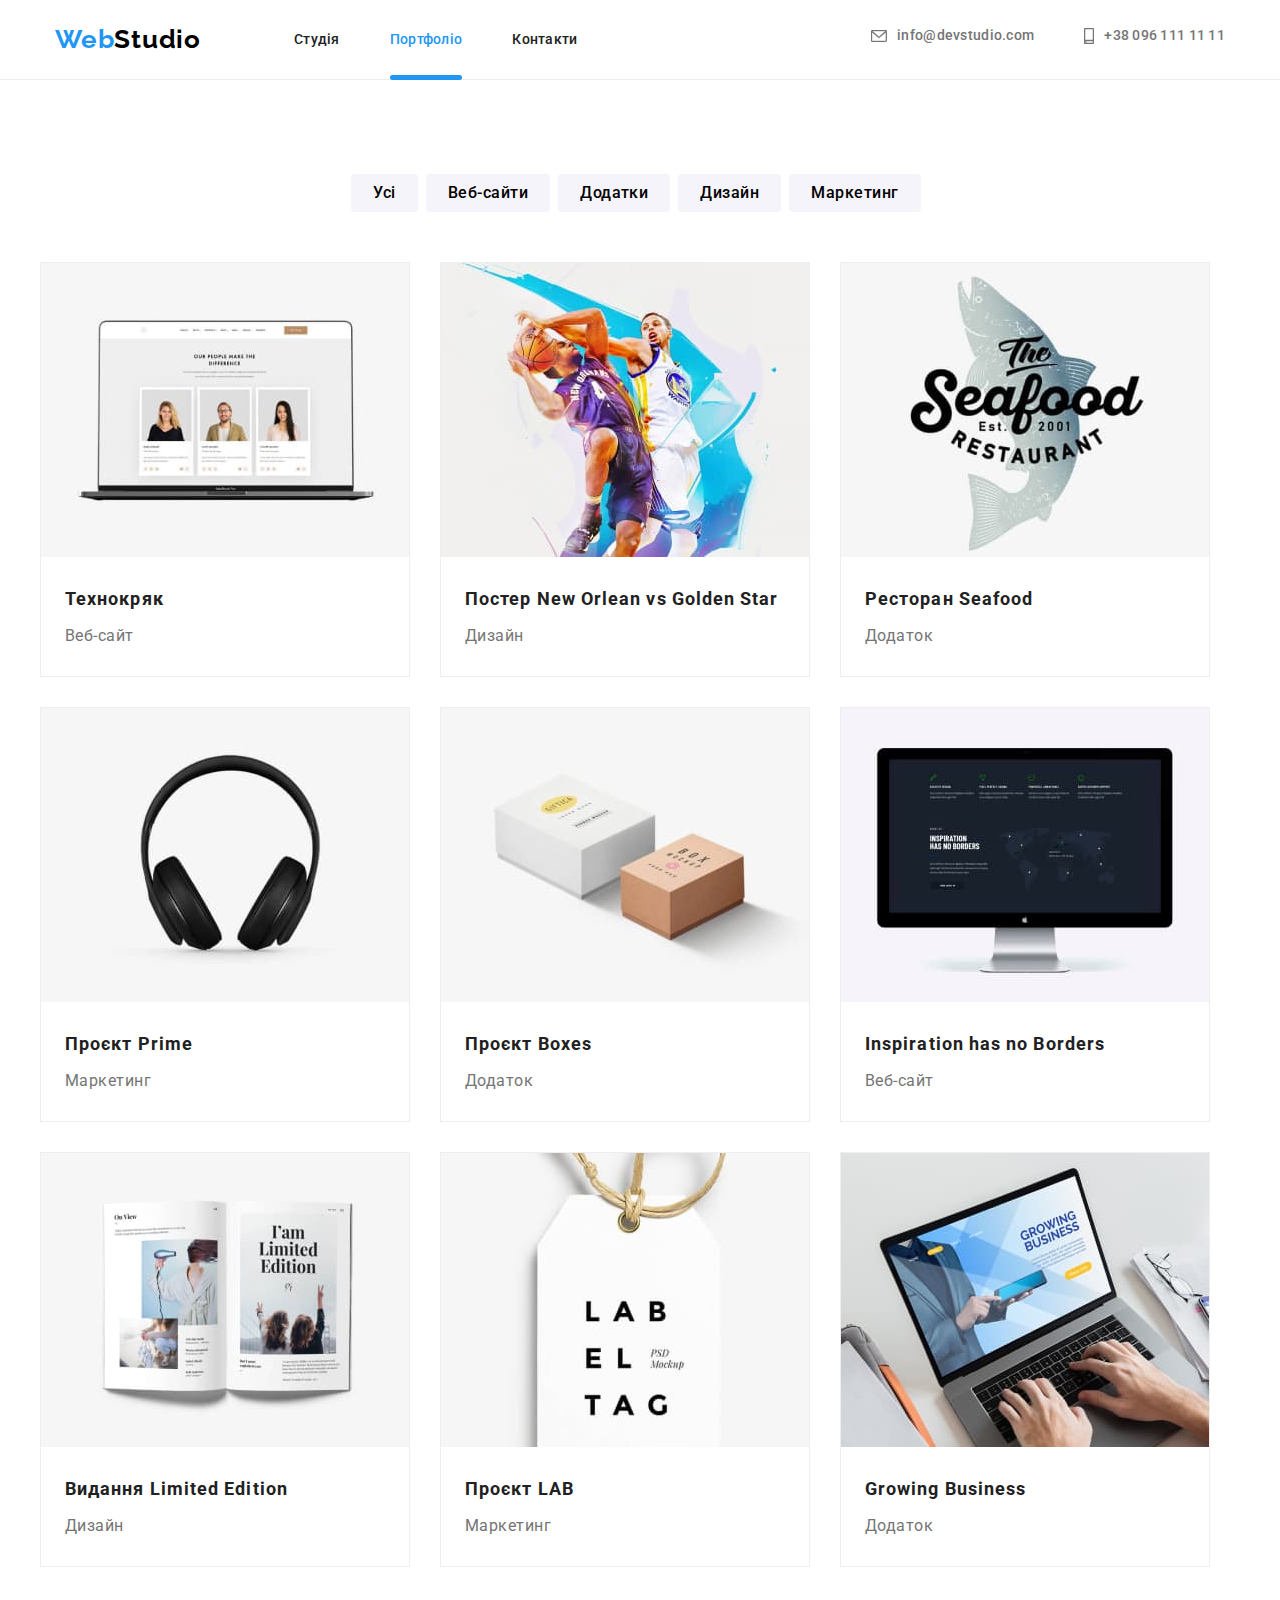
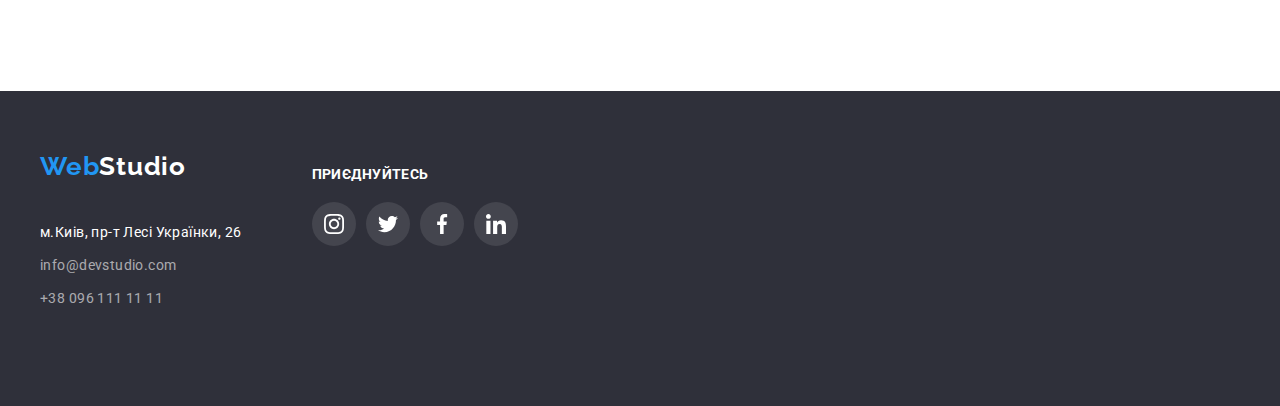
<file: portfolio.html>
<!DOCTYPE html>
<html lang="en">
<head>
  <link rel="preconnect" href="https://fonts.googleapis.com">
  <link rel="preconnect" href="https://fonts.gstatic.com" crossorigin>
  <link href="https://fonts.googleapis.com/css2?family=Raleway:wght@700&family=Roboto:ital,wght@0,400;0,500;0,900;1,700&display=swap" rel="stylesheet">
  <link rel="stylesheet" href="css/styles.css">
  <link rel="stylesheet" href="css/normalize.css">
  <meta charset="UTF-8">
  <meta http-equiv="X-UA-Compatible" content="IE=edge">
  <meta name="viewport" content="width=device-width, initial-scale=1.0">
  <title>Portfolio</title>
</head>
<body>
  <svg aria-hidden="true" style="position:absolute;width:0;height:0;overflow:hidden" xmlns="http://www.w3.org/2000/svg">
    <symbol id="icon-company4" viewBox="0 0 59 32"><path d="M19.529 12.905h-.001c-.834 0-1.51.601-1.51 1.342v.001c0 .741.676 1.342 1.51 1.342h.001c.834 0 1.51-.601 1.51-1.342v-.001c0-.741-.676-1.342-1.51-1.342zM30.677 12.476c-.002-1.03-.464-2.016-1.283-2.744s-1.929-1.138-3.088-1.141c-1.159.002-2.27.412-3.089 1.14s-1.281 1.715-1.283 2.745v5.678s8.742-.865 8.743-5.677v-.001zM14.957 20.017c.002.716.323 1.403.893 1.91s1.342.792 2.148.794c.806-.002 1.578-.288 2.148-.794s.891-1.193.893-1.909v-3.951s-6.083.603-6.083 3.95zm3.041.708c-.158 0-.311-.041-.442-.119s-.233-.188-.293-.318c-.06-.129-.076-.272-.045-.409s.107-.263.218-.362c.111-.099.253-.166.408-.194s.315-.013.46.04c.146.054.27.144.357.261s.134.253.134.393c0 .093-.02.186-.06.272s-.098.165-.172.23c-.074.066-.162.118-.259.154s-.201.054-.305.054v-.003zM24.145 20.335h-.587v.606h-.306v-1.484h.966v.248h-.66v.383h.587v.247zm1.47-.102c0 .146-.026.274-.077.384s-.126.195-.222.255-.206.09-.33.09c-.123 0-.233-.03-.329-.089s-.171-.143-.224-.253c-.053-.11-.08-.236-.081-.379v-.073c0-.146.026-.274.078-.385s.127-.197.223-.256c.096-.06.207-.09.33-.09s.233.03.329.09c.096.059.171.144.223.256s.079.239.079.384v.066zm-.31-.067c0-.156-.028-.274-.084-.355s-.135-.121-.238-.121c-.103 0-.182.04-.237.12s-.084.196-.085.351v.072c0 .151.028.269.084.353s.136.125.241.125c.103 0 .181-.04.236-.12s.083-.198.084-.353v-.072zm1.301.386c0-.058-.02-.102-.061-.133s-.114-.064-.22-.098c-.106-.035-.19-.069-.252-.102-.168-.091-.253-.214-.253-.368 0-.08.022-.151.067-.214s.11-.112.195-.148c.085-.035.18-.053.285-.053s.2.019.283.058c.083.038.147.092.193.162s.069.149.069.238h-.306c0-.068-.021-.121-.064-.158s-.103-.057-.18-.057c-.075 0-.133.016-.174.048s-.062.073-.062.124c0 .048.024.089.072.121s.121.063.215.092c.174.052.301.117.38.195s.119.174.119.289c0 .128-.049.229-.146.303s-.228.109-.392.109c-.114 0-.218-.021-.312-.062s-.165-.099-.215-.172c-.049-.073-.073-.157-.073-.253h.307c0 .164.098.246.293.246.073 0 .129-.015.17-.044s.061-.071.061-.124zm1.632-.847h-.454v1.236h-.306v-1.236h-.448v-.248h1.209v.248zm1.068.594h-.587v.397h.689v.246h-.995v-1.484h.993v.248h-.687v.354h.587v.239zm.83.099h-.244v.543h-.306v-1.484h.551c.175 0 .31.039.406.117s.143.189.143.331c0 .101-.022.186-.066.254s-.11.121-.199.161l.321.606v.014h-.328l-.278-.543zm-.243-.247h.247c.077 0 .136-.019.178-.058s.063-.093.063-.162c0-.07-.02-.125-.06-.165s-.1-.06-.182-.06h-.246v.445zm1.852.268v.523h-.306v-1.484h.579c.111 0 .209.02.294.061s.15.099.196.174c.045.075.068.16.068.256 0 .145-.05.26-.15.344s-.237.125-.413.125h-.268zm0-.248h.273c.081 0 .142-.019.184-.057s.064-.092.064-.163c0-.073-.021-.131-.064-.176s-.102-.068-.177-.069h-.28v.466zm1.934.128h-.587v.397h.689v.246h-.995v-1.484h.993v.248h-.687v.354h.587v.239zm1.419-.594h-.455v1.236h-.306v-1.236h-.448v-.248h1.209v.248zm1.068.594h-.587v.397h.689v.246h-.994v-1.484h.992v.248h-.687v.354h.587v.239zm.83.099h-.243v.543h-.306v-1.484h.551c.175 0 .31.039.406.117s.143.189.143.331c0 .101-.022.186-.066.254s-.11.121-.199.161l.321.606v.014h-.328l-.278-.543zm-.243-.247H37c.077 0 .136-.019.178-.058s.063-.093.063-.162c0-.07-.02-.125-.06-.165s-.1-.06-.182-.06h-.246v.445zm1.796.401c0-.058-.021-.102-.061-.133s-.114-.064-.22-.098c-.106-.035-.19-.069-.251-.102-.169-.091-.253-.214-.253-.368 0-.08.022-.151.067-.214s.111-.112.195-.148c.085-.035.18-.053.285-.053.106 0 .2.019.283.058s.147.092.192.162c.046.07.07.149.07.238h-.306c0-.068-.022-.121-.064-.158s-.103-.057-.18-.057c-.075 0-.133.016-.174.048s-.062.073-.062.124c0 .048.024.089.072.121s.121.063.215.092c.174.052.301.117.38.195s.119.174.119.289c0 .128-.049.229-.146.303s-.228.109-.392.109c-.114 0-.218-.021-.312-.062s-.165-.099-.215-.172c-.049-.073-.073-.157-.073-.253h.307c0 .164.098.246.294.246.073 0 .129-.015.17-.044s.061-.071.061-.124z"/></symbol><symbol id="icon-company1" viewBox="0 0 59 32"><path d="m24.348 8 2.438 2.308-4.524-.003v11.196h11.826V17.22l2.435 2.305V8H24.349zm9.632 8.949-6.911-6.543h6.911v6.543zm-2.146 2.914h-7.702v-7.53h.544v7.02h7.157v.51zm-5.883 3.128-.285.586-.285-.586h-.239l.415.781v.455h.216v-.455l.414-.781h-.238zm.357 1.236.1-.288h.479l.101.288h.224l-.468-1.236h-.193l-.467 1.236h.223zm.34-.974.179.513h-.358l.179-.513zm1.133.484c-.031.048-.047.1-.047.157 0 .104.037.189.11.254s.172.097.294.097.228-.033.316-.099l.07.082h.239l-.182-.215c.071-.097.107-.222.107-.374h-.179c0 .083-.017.159-.052.227l-.239-.282.084-.061c.059-.043.102-.086.128-.129s.039-.091.039-.143c0-.078-.029-.143-.087-.196s-.131-.08-.221-.08c-.1 0-.179.028-.238.085s-.088.133-.088.229c0 .04.009.081.028.123s.053.094.101.155c-.092.066-.153.123-.184.171zm.558.273c-.061.046-.126.07-.195.07-.062 0-.111-.018-.148-.053s-.055-.082-.055-.139c0-.066.034-.125.102-.177l.026-.019.27.318zm-.222-.548c-.058-.072-.087-.132-.087-.179 0-.041.012-.076.036-.103s.056-.041.096-.041c.037 0 .068.012.093.035s.037.05.037.082c0 .049-.018.089-.053.12l-.026.021-.094.065zm2.013.672c.085-.074.134-.177.146-.309h-.214c-.011.088-.038.151-.081.189s-.106.057-.19.057c-.092 0-.162-.035-.211-.105s-.071-.172-.071-.306v-.11c.001-.132.027-.232.076-.3s.122-.103.216-.103c.08 0 .141.02.183.059s.068.103.078.192h.214c-.014-.135-.062-.24-.145-.314s-.193-.111-.329-.111c-.101 0-.191.024-.268.072s-.136.117-.177.206c-.041.089-.062.192-.062.308v.115c.002.114.023.214.064.3s.099.153.173.2c.075.046.162.07.261.07.141 0 .254-.037.339-.11zm1.262-.173c.042-.092.063-.198.063-.319v-.069c-.001-.121-.022-.226-.065-.317s-.103-.161-.181-.209c-.078-.049-.167-.073-.267-.073s-.19.025-.268.074c-.078.049-.138.119-.181.211s-.064.199-.064.319v.07c.001.118.022.223.065.313s.104.161.182.21c.079.049.168.073.268.073.101 0 .191-.024.268-.073s.138-.119.18-.211zm-.23-.699c.052.073.078.178.078.315v.065c0 .139-.026.245-.077.318s-.124.109-.219.109c-.094 0-.168-.037-.221-.111s-.079-.179-.079-.315v-.071c.001-.133.028-.236.08-.308s.125-.11.218-.11c.095 0 .168.037.22.11z"/></symbol><symbol id="icon-company2" viewBox="0 0 59 32"><path d="M28.561 7.629h-.047c-.073-.004-.146-.006-.219-.008h-.158c-.138 0-.279.004-.419.011-.011-.001-.021-.001-.032 0-1.268.072-2.51.389-3.658.933l-.15.073v7.701l.352-.119c.309-.106.638-.202.978-.29.921-.236 1.866-.362 2.816-.374v1.012c-.126.001-.248.004-.37.011h-.029c-.731.04-1.457.151-2.166.333-.899.225-1.766.563-2.581 1.006V8.041c.846-.494 1.758-.864 2.707-1.101.834-.215 1.691-.326 2.552-.329h.149c.178.004.351.012.514.025.429.03.854.098 1.271.203v.996c-.405-.094-.817-.156-1.232-.186-.008-.001-.017-.001-.025-.002-.086-.007-.172-.015-.252-.015zm1.753 1.018c.221.017.45.025.681.025.905-.003 1.806-.119 2.683-.344.898-.226 1.765-.564 2.58-1.007v9.701c-.847.493-1.758.864-2.708 1.101-.834.214-1.691.325-2.552.328-.652.005-1.302-.071-1.936-.228V8.459c.15.034.304.066.46.093.257.043.528.075.792.095zm4.937.076-.352.119c-.324.109-.65.206-.978.293-.956.246-1.938.371-2.924.375-.23 0-.441-.006-.645-.019l-.281-.019v7.922l.241.021c.224.019.454.029.686.029.777-.003 1.55-.103 2.303-.298.62-.155 1.222-.372 1.799-.647l.151-.073V8.722zM23.561 21.291c-.051-.052-.112-.094-.179-.121s-.14-.04-.213-.037c-.077-.001-.154.013-.226.042-.066.026-.126.066-.176.116s-.088.111-.113.177c-.028.069-.041.144-.041.218v1.32c-.003.093.015.186.052.271.031.068.076.128.132.177.053.044.115.076.181.094.064.018.13.027.197.027.073.001.146-.015.213-.046.066-.029.126-.07.176-.122.049-.051.088-.111.115-.177.028-.067.043-.138.042-.21v-.148h-.345v.118c.001.04-.006.08-.02.118-.011.028-.028.053-.05.074-.021.017-.046.03-.072.038-.023.008-.048.012-.072.012-.031.004-.062-.001-.09-.014s-.053-.032-.071-.057c-.033-.053-.048-.115-.046-.177v-1.23c-.002-.068.012-.136.042-.197.018-.028.043-.05.073-.064s.063-.019.096-.015c.03-.001.059.005.086.018s.05.032.068.056c.039.051.059.113.057.177v.114h.341v-.134c.001-.079-.014-.157-.042-.231-.025-.069-.065-.132-.115-.186zM25.61 21.276c-.11-.093-.249-.144-.392-.145-.07 0-.14.013-.206.037-.067.024-.129.061-.182.108-.057.051-.103.114-.134.185-.035.081-.052.168-.05.256v1.266c-.002.089.015.177.05.259.031.068.077.128.134.177.053.049.115.087.182.111.066.024.136.037.206.037s.14-.013.206-.037c.069-.025.132-.063.187-.111s.099-.11.13-.177c.035-.082.053-.17.05-.259v-1.266c.002-.088-.015-.175-.05-.256-.031-.07-.075-.133-.13-.185zm-.161 1.706c.003.034-.002.068-.014.099s-.031.06-.055.084c-.046.038-.103.059-.162.059s-.117-.021-.162-.059c-.024-.023-.043-.052-.055-.084s-.017-.066-.014-.099v-1.266c-.003-.034.002-.068.014-.099s.031-.06.055-.084c.046-.038.103-.059.162-.059s.117.021.162.059c.024.023.043.052.055.084s.017.066.014.099v1.266zM28.302 23.548v-2.396h-.332l-.436 1.268h-.006l-.439-1.268h-.328v2.396h.342V22.09h.006l.335 1.03h.171l.338-1.03h.006v1.458h.342zM30.246 21.32c-.053-.059-.119-.104-.194-.131-.08-.026-.164-.039-.248-.037h-.509v2.396h.341v-.936h.176c.107.005.213-.018.308-.065.078-.043.142-.106.187-.183.039-.064.066-.135.078-.209.013-.09.02-.181.018-.272.003-.115-.008-.23-.033-.342-.023-.083-.066-.159-.126-.22zm-.176.73c-.001.043-.012.086-.032.125-.02.037-.05.066-.088.084-.051.023-.106.033-.161.03h-.156v-.815h.176c.053-.003.106.008.154.03.035.02.063.051.08.088.019.042.029.087.03.134v.159c0 .056.003.113 0 .165h-.003zM31.864 21.152h-.28l-.528 2.396h.341l.1-.515h.465l.1.515h.341l-.541-2.396zm-.315 1.554.168-.869h.006l.167.869h-.341zM34.069 22.595h-.006l-.516-1.443h-.328v2.396h.341v-1.441h.007l.522 1.441h.321v-2.396h-.341v1.443zM36.156 21.152l-.275.953h-.007l-.274-.953h-.362l.469 1.383v1.013h.342v-1.013l.469-1.383h-.361zM22.609 24.224h.165v.462h.112v-.462h.164v-.095h-.44v.095zM23.992 24.13l-.216.556h.119l.046-.126h.222l.047.126h.121l-.221-.556h-.119zm-.018.336.076-.206.076.206h-.151zM25.359 24.481h.128v.072c-.038.03-.084.047-.132.047-.022.001-.045-.003-.065-.012s-.039-.023-.053-.041c-.029-.042-.044-.093-.041-.145 0-.124.054-.186.16-.186.028-.003.056.005.079.021s.04.04.047.068l.11-.021c-.024-.109-.102-.164-.236-.164-.072-.002-.141.024-.194.072-.028.028-.05.061-.064.098s-.019.077-.017.116c-.003.076.022.151.071.209.027.028.06.05.097.064s.076.02.114.017c.087.002.172-.029.236-.088v-.219h-.241v.094zM26.756 24.13h-.113v.556h.39v-.095h-.277v-.462zM27.937 24.13h-.113v.556h.113v-.556zM29.091 24.501l-.228-.372h-.109v.556h.105v-.363l.224.363h.112v-.556h-.103v.372zM30.135 24.441h.277v-.095h-.277v-.122h.298v-.095h-.411v.556h.422v-.095h-.31v-.15zM32.665 24.349h-.219v-.219h-.112v.556h.112v-.243h.219v.243h.112v-.556h-.112v.219zM33.715 24.441h.278v-.095h-.278v-.122h.299v-.095h-.411v.556h.421v-.095h-.31v-.15zM35.138 24.441c.097-.015.146-.066.146-.155.003-.024-.001-.048-.01-.069s-.025-.041-.044-.054c-.05-.025-.106-.037-.163-.033h-.236v.556h.112v-.233h.022c.024-.001.048.003.07.012.016.01.03.024.04.041l.121.177h.134l-.068-.109c-.03-.054-.072-.099-.123-.134zm-.112-.077h-.082v-.14h.088c.038-.003.077.001.113.013.008.007.015.016.019.026s.006.021.006.032-.003.021-.008.031-.013.018-.021.024c-.037.011-.075.016-.114.013zM36.212 24.441h.277v-.095h-.277v-.122h.299v-.095h-.412v.556h.422v-.095h-.31v-.15z"/></symbol><symbol id="icon-company3" viewBox="0 0 59 32"><path d="M23.793 22.644c.006 0 .011.001.016.003s.01.005.013.008l.076.073c-.059.059-.132.106-.213.138-.096.035-.199.052-.302.049-.098.002-.194-.014-.285-.046-.081-.03-.154-.074-.214-.13-.061-.058-.108-.127-.138-.201-.033-.083-.05-.17-.048-.258-.001-.088.016-.176.052-.259.033-.075.083-.143.147-.201.065-.057.142-.101.228-.131.093-.031.193-.047.293-.046.093-.002.186.012.272.042.075.028.144.068.204.116l-.064.077c-.004.005-.01.01-.016.014-.008.004-.017.006-.026.006s-.019-.003-.027-.008l-.034-.021-.047-.026c-.02-.01-.042-.018-.064-.026-.028-.009-.057-.016-.086-.021-.037-.006-.075-.009-.113-.008-.072-.001-.144.011-.211.035-.062.022-.119.055-.165.097-.047.045-.084.098-.107.155-.027.066-.04.135-.039.204-.001.071.012.141.039.208.023.057.059.109.105.154.043.042.097.075.157.096.062.022.128.034.195.033.039.001.077-.002.116-.007.063-.007.123-.026.175-.055.027-.015.052-.032.075-.051.01-.008.023-.013.036-.013zM25.984 22.28c.001.087-.016.174-.051.256-.031.074-.08.142-.143.199s-.14.101-.224.131c-.186.062-.391.062-.577 0-.084-.03-.16-.074-.223-.131-.063-.058-.112-.126-.144-.201-.068-.166-.068-.347 0-.513.032-.075.081-.143.144-.202.064-.055.139-.098.223-.126.185-.063.391-.063.577 0 .084.03.16.074.224.131s.111.125.143.199c.035.082.052.17.051.258zm-.199 0c.002-.07-.011-.14-.036-.206-.021-.057-.056-.109-.102-.154-.044-.042-.099-.076-.16-.097-.135-.045-.284-.045-.419 0-.061.022-.116.055-.16.097-.046.044-.081.097-.102.154-.048.134-.048.278 0 .412.021.057.056.11.102.154.045.042.099.075.16.096.135.044.284.044.419 0 .061-.021.116-.054.16-.096.046-.045.08-.097.102-.154.025-.066.038-.136.036-.206zM27.479 22.496l.02.046c.008-.017.014-.031.022-.046s.015-.031.025-.045l.485-.765c.009-.013.018-.021.027-.024.013-.003.026-.005.04-.004h.143v1.245h-.17V21.949c0-.014-.001-.029 0-.043l-.487.776c-.006.012-.016.021-.029.028s-.027.01-.042.01h-.027c-.015 0-.029-.003-.042-.01s-.022-.017-.028-.028l-.502-.781v.999h-.164v-1.242h.143c.013-.001.027.001.04.004.012.005.021.014.027.024l.495.766c.01.014.018.029.025.044zM29.302 22.434v.466h-.19v-1.243h.423c.08-.001.159.008.236.027.061.015.118.042.167.077.042.034.075.075.095.122.022.051.033.105.032.159.001.055-.011.109-.035.159-.023.048-.058.09-.102.124-.049.037-.106.066-.168.082-.074.021-.151.03-.229.029l-.23-.003zm0-.134h.23c.05.001.099-.006.147-.019.039-.011.075-.03.106-.054.029-.023.051-.051.064-.082.016-.033.023-.069.023-.105.002-.035-.004-.069-.019-.101s-.037-.061-.066-.085c-.072-.049-.163-.073-.255-.067h-.23v.512zM31.851 22.902h-.15c-.015 0-.03-.004-.042-.012-.011-.008-.019-.018-.025-.029l-.129-.301h-.648l-.134.301c-.005.011-.013.021-.024.028-.012.008-.027.013-.043.012h-.15l.569-1.245h.197l.577 1.245zm-.938-.463h.535l-.226-.507c-.017-.038-.031-.077-.043-.117l-.022.065c-.007.02-.014.038-.021.053l-.224.506zM32.671 21.662c.011.005.021.013.028.022l.83.939v-.967h.17v1.245h-.095c-.014 0-.027-.002-.039-.007s-.022-.014-.03-.023l-.829-.938c.001.014.001.029 0 .043s0 .026 0 .038v.887h-.17v-1.245h.101c.012 0 .023.002.034.006zM35.097 22.407v.494h-.19v-.494l-.525-.75h.17c.015-.001.029.003.041.011.01.008.019.017.026.028l.328.484c.013.021.025.04.034.058s.017.035.024.053l.024-.054c.009-.02.02-.039.032-.057l.323-.487c.007-.01.015-.019.025-.026.011-.009.026-.013.041-.012h.171l-.525.753zM27.385 19.567c.082.009.166.017.25.023 1.28-.497 2.362-1.311 3.112-2.34s1.134-2.227 1.105-3.445l-1.41-1.225c.287 1.296.153 2.637-.387 3.871s-1.464 2.313-2.67 3.117z"/><path d="m26.881 19.51.038.007c1.288-.801 2.271-1.919 2.82-3.209s.64-2.695.261-4.031l-2.009-1.745c.812 1.434 1.139 3.04.943 4.629s-.908 3.098-2.053 4.35zM33.693 15.244c-.341 1.338-1.17 2.545-2.363 3.441-.349.263-.724.498-1.123.7.972-.248 1.865-.687 2.61-1.282s1.324-1.332 1.69-2.152l-.815-.707z"/><path d="m33.374 15.047-1.16-1.008c-.022 1.149-.398 2.272-1.089 3.252s-1.671 1.781-2.838 2.321h.006c.26 0 .52-.014.779-.04 1.091-.387 2.055-1.003 2.806-1.792s1.265-1.728 1.497-2.732zM27.049 9.795l-1.384-1.204c-1.237.415-2.301 1.145-3.052 2.095s-1.156 2.074-1.159 3.226c.005 1.273.498 2.508 1.401 3.511s2.166 1.714 3.588 2.022c1.269-1.343 2.012-3.003 2.121-4.739s-.422-3.456-1.515-4.911zM36.57 14.862c-.005-1.51-.698-2.958-1.927-4.026s-2.895-1.67-4.633-1.674c-.803-.001-1.6.128-2.349.38l8.471 7.36c.29-.651.439-1.342.438-2.04z"/></symbol><symbol id="icon-company5" viewBox="0 0 59 32"><path d="M20.437 21.125c.085.096.13.216.128.34.004.081-.011.161-.045.235s-.086.141-.152.194c-.165.114-.369.169-.575.157h-1.01v-2.154h.989c.195-.012.389.039.548.143.064.049.114.111.148.181s.048.146.044.222c.006.119-.035.236-.115.329-.077.086-.183.145-.301.168.134.022.255.088.341.184zm-1.184-.325h.423c.096.006.192-.019.269-.072.032-.026.056-.059.072-.096s.022-.076.019-.115c.003-.039-.003-.078-.019-.114s-.04-.069-.071-.096c-.08-.054-.178-.08-.277-.073h-.416v.565zm.733.826c.034-.027.061-.061.078-.099s.025-.079.022-.12c.003-.042-.005-.083-.023-.121s-.045-.072-.079-.1c-.083-.056-.184-.084-.287-.078h-.444v.592h.449c.101.005.201-.021.284-.075zM22.459 22.051l-.55-.842h-.207v.842h-.473v-2.154h.896c.226-.014.449.051.624.183.125.117.201.271.213.434s-.04.325-.146.457c-.111.116-.262.193-.427.219l.586.861h-.515zm-.757-1.135h.387c.269 0 .403-.109.403-.326.003-.044-.005-.089-.022-.131s-.043-.08-.077-.111c-.085-.065-.194-.096-.305-.087h-.392l.005.655zM25.047 21.618h-.943l-.167.433h-.496l.866-2.129h.537l.863 2.129h-.496l-.163-.433zm-.126-.327-.345-.909-.345.909h.689zM28.286 22.051h-.47l-1.054-1.464v1.464h-.469v-2.154h.469l1.054 1.473v-1.473h.47v2.154zM30.968 21.536c-.097.163-.245.295-.425.38-.205.095-.432.141-.661.136h-.837v-2.154h.837c.229-.005.455.04.661.133.18.083.328.214.425.376.097.175.147.369.147.565s-.05.39-.147.565zm-.538-.052c.134-.143.208-.325.208-.514s-.074-.371-.208-.514c-.162-.13-.374-.195-.588-.183h-.326v1.394h.326c.215.012.426-.053.588-.183zM25.341 7.919s6.066 2.097 5.937 5.131v5.132s-6.061-2.098-5.935-5.132l-.002-5.131zM36.682 16.98c1.146-.722 2.471-1.169 3.854-1.3v-1.607c-1.594.562-2.946 1.582-3.854 2.907z"/><path d="M35.994 17.464c.937-1.729 2.563-3.063 4.542-3.727V9.108s-8.638 2.987-8.456 7.308v7.306s.385-.134.99-.384c0-.234 0-.469.028-.706.179-2.006 1.22-3.865 2.896-5.168z"/><path d="M35.172 20.178c.045-.507.146-1.008.302-1.496-1.043 1.125-1.675 2.522-1.806 3.993-.013.139-.02.278-.023.421.491-.216 1.062-.485 1.661-.802-.153-.696-.198-1.408-.134-2.116zM35.515 20.205c-.057.64-.022 1.284.107 1.916 2.36-1.293 5.012-3.291 4.91-5.705v-.21c-1.686.173-3.264.848-4.49 1.921-.287.665-.464 1.366-.526 2.079z"/></symbol><symbol id="icon-company6" viewBox="0 0 59 32"><path d="M29.713 15.098c-.154-.205-.228-.448-.21-.692v-1.003c0-.307.07-.541.209-.701s.379-.239.718-.239c.319 0 .546.068.679.204.146.174.217.386.201.6v.236h-.571v-.239c.002-.078-.003-.156-.017-.234-.008-.053-.037-.102-.082-.139-.059-.04-.132-.059-.207-.054-.078-.005-.156.015-.217.057-.05.041-.083.095-.095.153-.016.082-.024.165-.022.248v1.217c-.009.117.016.235.073.342.028.036.068.065.114.083s.097.025.147.019c.073.005.146-.015.202-.055.047-.04.076-.092.085-.148.013-.081.019-.162.018-.244v-.247h.571v.225c.016.223-.053.445-.197.63-.131.149-.355.223-.683.223s-.577-.08-.717-.245zM32.089 15.109c-.144-.156-.216-.384-.216-.685v-1.055c0-.298.072-.523.216-.676s.385-.229.723-.229c.336 0 .575.076.72.229s.217.379.217.676v1.055c0 .298-.073.526-.22.684s-.385.236-.717.236c-.332 0-.578-.08-.723-.235zm.989-.253c.052-.098.075-.205.069-.312v-1.292c.007-.105-.017-.21-.067-.306-.029-.037-.069-.066-.117-.084s-.099-.024-.151-.018c-.051-.006-.103 0-.151.018s-.088.047-.117.084c-.052.095-.075.201-.069.306v1.298c-.007.107.016.215.069.312.033.033.074.059.12.077s.096.027.147.027c.051 0 .101-.009.147-.027s.087-.044.12-.077v-.006zM34.436 12.495h.614l.462 1.946.473-1.946h.598l.061 2.809h-.442l-.047-1.952-.456 1.952h-.354l-.473-1.96-.044 1.96h-.447l.056-2.809zM37.332 12.495h.957c.551 0 .827.266.827.798 0 .509-.29.764-.871.763h-.326v1.249h-.591l.003-2.809zm.818 1.201c.058.006.118.002.174-.014s.107-.041.151-.075c.068-.095.098-.206.085-.317.003-.086-.007-.171-.029-.255-.008-.028-.023-.054-.043-.077s-.046-.042-.074-.057c-.082-.034-.173-.049-.264-.045h-.229v.839h.229zM39.968 12.495h.635l.651 2.809h-.551l-.129-.648h-.566l-.133.648h-.559l.651-2.809zm.543 1.836-.221-1.179-.221 1.179h.442zM41.78 12.495h.414l.792 1.603v-1.603h.49v2.809h-.393l-.797-1.673v1.673h-.507l.001-2.809zM44.624 14.233l-.658-1.734h.554l.402 1.114.377-1.114h.543l-.65 1.734v1.071h-.567v-1.071zM30.625 16.533v.147h-.482v1.142h-.202V16.68h-.484v-.147h1.169zM32.137 17.821h-.156c-.016.001-.031-.003-.044-.012-.012-.007-.021-.018-.026-.03l-.139-.306h-.669l-.139.306c-.004.013-.011.025-.021.035-.012.009-.028.013-.044.012h-.156l.591-1.288h.206l.598 1.283zm-.979-.478h.558l-.236-.524c-.017-.04-.032-.08-.044-.121-.008.024-.015.048-.022.068l-.021.054-.234.523zM33.155 17.695c.037.002.074.002.111 0 .032-.003.064-.008.095-.015.029-.006.057-.014.085-.023.026-.009.052-.02.079-.032v-.29h-.236c-.006 0-.012 0-.017-.002s-.011-.004-.015-.008c-.004-.003-.007-.006-.009-.011s-.003-.008-.003-.013v-.099h.458v.494c-.037.023-.077.044-.118.061s-.086.033-.131.044c-.048.012-.098.021-.148.027-.057.006-.115.008-.172.008-.102.001-.203-.015-.298-.048-.088-.031-.169-.077-.236-.135-.066-.059-.118-.128-.152-.204-.037-.085-.056-.176-.054-.267-.001-.092.017-.183.053-.269.034-.076.086-.146.152-.204s.148-.103.236-.134c.101-.033.209-.049.317-.048.055 0 .11.004.164.011.048.007.095.018.141.033.041.013.081.03.118.051s.071.043.103.067l-.057.08c-.004.007-.011.013-.019.018s-.017.007-.027.007c-.013 0-.026-.004-.037-.01-.018-.008-.037-.018-.058-.031-.025-.014-.052-.025-.079-.035-.035-.012-.072-.022-.109-.029-.05-.008-.1-.012-.15-.011-.078-.001-.155.011-.228.036-.066.023-.125.058-.174.102-.049.046-.086.101-.11.16-.053.14-.053.29 0 .43.026.061.066.116.118.162.048.044.107.079.173.102.075.022.155.031.234.026zM35.039 17.674h.645v.147h-.842v-1.288h.202l-.005 1.142zM36.355 17.821h-.202v-1.288h.202v1.288zM37.106 16.539c.012.006.023.014.031.023l.864.971c-.001-.015-.001-.031 0-.046V16.527h.176v1.294h-.102c-.015.001-.03-.001-.044-.007-.012-.006-.023-.015-.032-.024l-.863-.97v1.002h-.169v-1.289h.105c.011 0 .023.002.033.006zM39.665 16.533v.142h-.716v.425h.58v.137h-.58v.44h.716v.142h-.924v-1.285h.924zM18.491 8.576l8.972 2.199v7.707l-8.972-2.198V8.576zm-.575-.657v8.739l10.122 2.482v-8.738L17.916 7.919z"/><path d="m23.34 23.197-10.123-2.484v-8.739l10.123 2.483v8.74z"/><path d="m18.083 8.477 8.855 2.172-3.766 3.252-8.856-2.173 3.767-3.251zm-.167-.558-4.698 4.056 10.123 2.483 4.697-4.056-10.122-2.483zM23.91 22.706l4.127-3.564-4.127-1.013v4.577z"/></symbol><symbol id="icon-mail" viewBox="0 0 43 32"><path d="M38.667 0H4C1.794 0 0 1.794 0 4v24c0 2.206 1.794 4 4 4h34.667c2.206 0 4-1.794 4-4V4c0-2.206-1.794-4-4-4zm0 2.667c.181 0 .353.038.511.103L21.334 18.236 3.49 2.77c.158-.066.33-.103.511-.103h34.667zm0 26.666H4c-.736 0-1.333-.598-1.333-1.333V5.587L20.46 21.008c.251.217.563.326.874.326s.622-.108.874-.326L40.001 5.587V28c0 .736-.598 1.333-1.333 1.333z"/></symbol><symbol id="icon-smartphone" viewBox="0 0 20 32"><path d="M17 0H3C1.346 0 0 1.346 0 3v26c0 1.654 1.346 3 3 3h14c1.654 0 3-1.346 3-3V3c0-1.654-1.346-3-3-3zM3 2h14c.552 0 1 .448 1 1v21H2V3c0-.552.448-1 1-1zm14 28H3c-.552 0-1-.448-1-1v-3h16v3c0 .552-.448 1-1 1z"/><path d="M4.707 27.478c.391.365.391.956 0 1.321s-1.024.365-1.414 0c-.391-.365-.391-.956 0-1.321s1.024-.365 1.414 0z"/></symbol><symbol id="icon-linkedin" viewBox="0 0 32 32"><path d="M31.992 32v-.001H32V20.263c0-5.741-1.236-10.164-7.948-10.164-3.227 0-5.392 1.771-6.276 3.449h-.093v-2.913h-6.364v21.364h6.627V21.42c0-2.785.528-5.479 3.977-5.479 3.399 0 3.449 3.179 3.449 5.657v10.401h6.62zM.528 10.636h6.635V32H.528V10.636zM3.843 0C1.722 0 0 1.721 0 3.843s1.721 3.879 3.843 3.879c2.121 0 3.843-1.757 3.843-3.879C7.685 1.722 5.963 0 3.843 0z"/></symbol><symbol id="icon-insta" viewBox=" 0 0 32 32"><path d="M31.969 9.408c-.075-1.7-.35-2.869-.744-3.882-.406-1.075-1.032-2.038-1.851-2.838-.8-.813-1.769-1.444-2.832-1.844C25.523.45 24.36.175 22.66.1 20.947.019 20.403 0 16.059 0s-4.888.019-6.595.094c-1.7.075-2.869.35-3.882.744-1.075.406-2.038 1.031-2.838 1.85C1.931 3.488 1.3 4.457.9 5.52.506 6.539.231 7.702.156 9.402c-.081 1.713-.1 2.257-.1 6.601s.019 4.888.094 6.595c.075 1.7.35 2.869.744 3.882.406 1.075 1.038 2.038 1.85 2.838.8.813 1.769 1.444 2.832 1.844 1.019.394 2.182.669 3.882.744 1.706.075 2.25.094 6.595.094s4.888-.019 6.595-.094c1.7-.075 2.869-.35 3.882-.744 2.151-.832 3.851-2.532 4.682-4.682.394-1.019.669-2.182.744-3.882.075-1.707.094-2.251.094-6.595s-.006-4.888-.081-6.595zm-2.882 13.065c-.069 1.563-.331 2.407-.55 2.969-.538 1.394-1.644 2.5-3.038 3.038-.563.219-1.413.481-2.969.55-1.688.075-2.194.094-6.464.094s-4.782-.019-6.464-.094c-1.563-.069-2.407-.331-2.969-.55-.694-.256-1.325-.663-1.838-1.194-.531-.519-.938-1.144-1.194-1.838-.219-.563-.481-1.413-.55-2.969-.075-1.688-.094-2.194-.094-6.464s.019-4.782.094-6.464c.069-1.563.331-2.407.55-2.969.256-.694.663-1.325 1.2-1.838.519-.531 1.144-.938 1.838-1.194.563-.219 1.413-.481 2.969-.55 1.688-.075 2.194-.094 6.464-.094 4.276 0 4.782.019 6.464.094 1.563.069 2.407.331 2.969.55.694.256 1.325.662 1.838 1.194.531.519.938 1.144 1.194 1.838.219.563.481 1.413.55 2.969.075 1.688.094 2.194.094 6.464s-.019 4.77-.094 6.458z"/><path d="M16.059 7.783c-4.538 0-8.22 3.682-8.22 8.22s3.682 8.22 8.22 8.22c4.539 0 8.22-3.682 8.22-8.22s-3.682-8.22-8.22-8.22zm0 13.552c-2.944 0-5.332-2.388-5.332-5.332s2.388-5.332 5.332-5.332 5.332 2.388 5.332 5.332-2.388 5.332-5.332 5.332zM26.524 7.458c0 1.06-.859 1.919-1.919 1.919s-1.919-.859-1.919-1.919.859-1.919 1.919-1.919 1.919.859 1.919 1.919z"/></symbol><symbol id="icon-facebook" viewBox=" 0 0 32 32"><path d="M21.329 5.313h2.921V.225C23.746.156 22.013 0 19.994 0c-4.212 0-7.097 2.649-7.097 7.519V12H8.249v5.688h4.648V32h5.699V17.689h4.46l.708-5.688h-5.169V8.082c.001-1.644.444-2.769 2.735-2.769z"/></symbol><symbol id="icon-twitter" viewBox="0 0 32 32"><path d="M32 6.078c-1.19.522-2.458.868-3.78 1.036 1.36-.812 2.398-2.088 2.886-3.626-1.268.756-2.668 1.29-4.16 1.588C25.742 3.794 24.026 3 22.154 3c-3.632 0-6.556 2.948-6.556 6.562 0 .52.044 1.02.152 1.496-5.454-.266-10.28-2.88-13.522-6.862-.566.982-.898 2.106-.898 3.316 0 2.272 1.17 4.286 2.914 5.452-1.054-.02-2.088-.326-2.964-.808v.072c0 3.188 2.274 5.836 5.256 6.446-.534.146-1.116.216-1.72.216-.42 0-.844-.024-1.242-.112.85 2.598 3.262 4.508 6.13 4.57-2.232 1.746-5.066 2.798-8.134 2.798-.538 0-1.054-.024-1.57-.09C2.906 27.93 6.35 29 10.064 29c12.072 0 18.672-10 18.672-18.668 0-.29-.01-.57-.024-.848C30.014 8.56 31.108 7.406 32 6.078z"/></symbol><symbol id="icon-diagram" viewBox="0 0 72 32"><path fill="#f5f4fa" style="fill:var(--color2, #f5f4fa)" d="M1.067 0h69.867c.589 0 1.067.478 1.067 1.067v29.867c0 .589-.478 1.067-1.067 1.067H1.067C.478 32.001 0 31.523 0 30.934V1.067C0 .478.478 0 1.067 0z"/><path fill="#2196f3" style="fill:var(--color4, #2196f3)" d="M35.373 15.396h.622v2.799h-.622v-2.799zM37.861 16.64h.622v1.555h-.622V16.64zM32.886 17.573h.622v.622h-.622v-.622zM31.02 17.262h.622v.933h-.622v-.933z"/><path fill="#212121" style="fill:var(--color3, #212121)" d="M27.599 23.17h14.926c.515 0 .933-.418.933-.933v-1.244c0-.515-.418-.933-.933-.933h-.311v-7.754l1.766-1.673c.41.202.906.079 1.174-.291s.231-.88-.089-1.207-.829-.375-1.205-.115c-.376.26-.51.754-.317 1.168l-1.331 1.262v-.717c0-.515-.418-.933-.933-.933H28.841c-.515 0-.933.418-.933.933v9.328h-.311c-.515 0-.933.418-.933.933v1.244c0 .515.418.933.933.933zM44.391 9.488c.172 0 .311.139.311.311s-.139.311-.311.311-.311-.139-.311-.311.139-.311.311-.311zm-15.859 1.244c0-.172.139-.311.311-.311h12.438c.172 0 .311.139.311.311v1.306l-.622.591v-1.275c0-.172-.139-.311-.311-.311H29.465c-.172 0-.311.139-.311.311v7.774c0 .172.139.311.311.311h11.194c.171 0 .311-.139.311-.311v-5.643l.622-.589v7.165h-13.06v-9.328zm2.799 4.042c-.421-.001-.79.279-.902.685s.061.836.423 1.05c.362.215.822.161 1.125-.132l1.081.542c.126.063.278.033.371-.072l2.298-2.585 2.259 1.692c.121.091.29.081.4-.023l1.963-1.859v4.743H29.777v-7.152h10.572v1.552l-2.2 2.083-2.278-1.707c-.129-.097-.311-.079-.419.042l-2.329 2.621-.871-.435c.006-.037.01-.075.012-.113 0-.515-.418-.933-.933-.933zm.311.933c0 .172-.139.311-.311.311s-.311-.139-.311-.311.139-.311.311-.311.311.139.311.311zm1.865 4.975h3.11v.311c0 .172-.139.311-.311.311h-2.488c-.172 0-.311-.139-.311-.311v-.311zm-6.218.311c0-.172.139-.311.311-.311h5.286v.311c0 .515.418.933.933.933h2.488c.515 0 .933-.418.933-.933v-.311h5.286c.172 0 .311.139.311.311v1.244c0 .172-.139.311-.311.311H27.6c-.172 0-.311-.139-.311-.311v-1.244z"/></symbol><symbol id="icon-clock" viewBox="0 0 72 32"><path fill="#f5f4fa" style="fill:var(--color2, #f5f4fa)" d="M1.067 0h69.867c.589 0 1.067.478 1.067 1.067v29.867c0 .589-.478 1.067-1.067 1.067H1.067C.478 32.001 0 31.523 0 30.934V1.067C0 .478.478 0 1.067 0z"/><path fill="#212121" style="fill:var(--color3, #212121)" d="M44.923 15.592c-.001-4.931-3.999-8.927-8.93-8.926s-8.927 3.999-8.926 8.93c.001 3.884 2.512 7.321 6.212 8.503.035.011.072.017.109.017.07 0 .139-.019.2-.055.079-.047.138-.121.165-.208l2.255-7.146c.616-.003 1.113-.505 1.11-1.122s-.505-1.113-1.122-1.11c-.166.001-.329.039-.478.112l-2.978-2.979c-.148-.143-.383-.139-.526.009-.139.144-.139.373 0 .517l2.977 2.98c-.228.466-.098 1.029.313 1.347l-2.148 6.809c-4.245-1.564-6.419-6.273-4.855-10.518s6.273-6.419 10.519-4.855c4.245 1.564 6.419 6.273 4.855 10.518-.764 2.074-2.334 3.752-4.353 4.651l-.232-1.093c-.042-.201-.24-.329-.441-.287-.063.014-.122.043-.171.086L36.24 23.77c-.154.137-.167.372-.031.525.045.05.102.087.165.107l2.858.912c.195.063.405-.045.468-.24.02-.062.023-.128.01-.191l-.228-1.073c3.304-1.393 5.449-4.633 5.442-8.219zm-8.928-.372c.205 0 .372.167.372.372s-.167.372-.372.372c-.206 0-.372-.166-.372-.372s.166-.372.372-.372zm1.226 8.671 1.274-1.136.352 1.657-1.626-.52z"/><path fill="#2196f3" style="fill:var(--color4, #2196f3)" d="M35.623 8.525v.744c0 .206.166.372.372.372s.372-.166.372-.372v-.744c0-.205-.167-.372-.372-.372s-.372.167-.372.372zM28.928 15.22c-.206 0-.372.167-.372.372s.166.372.372.372h.744c.205 0 .372-.166.372-.372s-.167-.372-.372-.372h-.744zM43.063 15.964c.205 0 .372-.166.372-.372s-.167-.372-.372-.372h-.744c-.205 0-.372.167-.372.372s.167.372.372.372h.744z"/></symbol><symbol id="icon-astronaut" viewBox="0 0 72 32"><path fill="#f5f4fa" style="fill:var(--color2, #f5f4fa)" d="M1.067 0h69.867c.589 0 1.067.478 1.067 1.067v29.867c0 .589-.478 1.067-1.067 1.067H1.067C.478 32.001 0 31.523 0 30.934V1.067C0 .478.478 0 1.067 0z"/><path fill="#2196f3" style="fill:var(--color4, #2196f3)" d="M45.318 9.306c-.037-.112-.134-.194-.251-.212l-1.114-.162-.499-1.01c-.105-.213-.453-.213-.558 0l-.499 1.01-1.115.162c-.117.017-.214.099-.251.212s-.006.236.079.319l.807.786-.19 1.11c-.02.117.028.235.123.304.097.07.223.079.328.024l.997-.524.997.524c.046.024.095.036.145.036.064 0 .129-.02.183-.059.096-.07.144-.188.123-.304l-.19-1.11.807-.786c.085-.083.115-.206.079-.319zm-1.436.774c-.073.071-.107.175-.089.275l.111.65-.583-.307c-.045-.024-.095-.036-.145-.036s-.099.012-.145.036l-.583.307.111-.65c.018-.101-.016-.204-.089-.275l-.473-.46.653-.095c.101-.015.189-.078.234-.17l.292-.591.292.591c.046.092.133.156.234.17l.653.095-.472.46zM41.911 18.638h-.622v.622h.622v-.622zM41.911 19.882h-.622v.622h.622v-.622zM42.533 19.26h-.622v.622h.622v-.622zM41.289 19.26h-.622v.622h.622v-.622zM39.733 22.06h-.622v.622h.622v-.622zM39.733 23.305h-.622v.622h.622v-.622zM40.356 22.682h-.622v.622h.622v-.622zM39.111 22.682h-.622v.622h.622v-.622zM36 20.816h-.622v.622H36v-.622zM36 22.06h-.622v.622H36v-.622zM36.622 21.438H36v.622h.622v-.622zM35.378 21.438h-.622v.622h.622v-.622zM30.089 10.238h-.622v.622h.622v-.622zM30.089 11.482h-.622v.622h.622v-.622zM30.711 10.86h-.622v.622h.622v-.622zM29.467 10.86h-.622v.622h.622v-.622z"/><path fill="#212121" style="fill:var(--color3, #212121)" d="M41.084 14.926c-.168-.226-.414-.372-.693-.411-.281-.04-.558.034-.782.205l-.73.56-1.107.827-.792-.316c1.413-.634 2.4-2.046 2.4-3.687 0-2.23-1.822-4.044-4.061-4.044s-4.061 1.814-4.061 4.044c0 .808.242 1.56.653 2.192l-1.612-.014h-.003c-.005 0-.009.002-.014.003-.031.001-.061.007-.091.018-.007.003-.015.004-.022.008-.004.002-.007.002-.011.004l-1.886.931h-.001l-1.104.531c-.012.005-.025.012-.037.021-.44.293-.59.869-.349 1.339.129.25.347.434.616.519.104.032.209.048.315.048.169 0 .336-.041.49-.123l.81-.431 1.321-.682.791-.005-3.174 3.159s-.001 0-.001.001l-.781.778c-.184.184-.286.427-.286.687s.102.504.286.688c.19.189.439.283.688.283s.498-.095.689-.283l.767-.764 1.015-.758.525.523-1.027 1.023c-.001 0-.001 0-.001.001l-.781.778c-.185.184-.286.427-.286.687s.102.504.286.688c.189.189.439.283.688.283s.499-.095.689-.283l2.031-2.022s0-.001.001-.001l.589-.583-.002-.002c.004-.004.009-.005.013-.009l3.013-3.301 2.025.288c.015.002.029.003.044.003.038 0 .074-.009.109-.022.01-.004.019-.009.029-.014.011-.006.023-.009.034-.016l1.874-1.244c.007-.005.011-.012.017-.017.007-.006.017-.008.024-.015l.742-.695c.386-.362.439-.954.124-1.378zm-13.175 2.107c-.101.054-.216.065-.326.03s-.197-.108-.249-.209c-.094-.183-.039-.406.125-.526l.766-.369.185.539.077.226-.579.308zm2.04-1.067-.903.467-.149-.436-.107-.313 1.182-.584-.023.866zm8.808-3.862c0 .536-.128 1.041-.349 1.493l-2.439-1.108c-.025-.334-.199-.627-.46-.81l.854-2.835c1.387.441 2.394 1.735 2.394 3.26zm-6.876 0c0-1.887 1.542-3.422 3.438-3.422.147 0 .292.012.435.03l-.835 2.773c-.011 0-.022-.003-.033-.003-.602 0-1.093.488-1.093 1.089s.49 1.089 1.093 1.089c.405 0 .755-.224.944-.551l2.253 1.024c-.627.844-1.63 1.394-2.763 1.394-1.896 0-3.438-1.535-3.438-3.422zm3.474.467c0 .257-.211.467-.47.467s-.47-.209-.47-.467.211-.467.47-.467.47.209.47.467zm-7.25 8.764c-.138.137-.361.136-.498 0-.066-.066-.103-.154-.103-.247s.036-.18.103-.246l.561-.559.497.494-.559.557zm1.874 2.178c-.138.137-.361.137-.499 0-.066-.066-.103-.154-.103-.247s.036-.18.103-.246l.562-.559.497.494-.56.557zm2.031-2.023s-.001 0-.001.001l-1.03 1.027-.497-.494L31.511 21s.001 0 .001-.001c.023-.023.038-.051.052-.079.004-.008.012-.015.015-.023.01-.024.011-.05.015-.075.002-.014.008-.028.008-.042 0-.021-.007-.041-.012-.062-.004-.019-.004-.038-.011-.056-.012-.029-.032-.055-.053-.08-.006-.007-.008-.016-.015-.022h-.001c-.001 0 0-.001-.001-.001l-.937-.933c-.01-.01-.023-.014-.034-.022-.017-.013-.032-.025-.051-.034s-.036-.014-.055-.019c-.02-.006-.039-.01-.06-.012-.019-.001-.037.001-.055.003-.021.002-.041.005-.061.012s-.037.016-.055.026c-.012.007-.025.009-.035.017l-1.035.772-.525-.523 1.399-1.392 2.543 2.502-.541.536zm3.978-4.093c-.009-.001-.017.002-.026.002-.023-.001-.044 0-.067.004-.018.003-.034.007-.051.012-.02.007-.038.016-.056.027s-.033.022-.049.036c-.007.006-.017.01-.023.017l-2.741 3.002-2.525-2.483 1.653-1.644c.122-.121.122-.318.001-.44-.061-.061-.142-.091-.222-.091l-1.294.008.016-.938 1.811.016c.738.755 1.767 1.225 2.906 1.225.255 0 .504-.026.746-.072.023.019.046.038.075.049l1.406.56.089.442.104.516-1.752-.249zm2.357.103-.182-.909.844-.63.552.733-1.214.806zm2.19-1.651-.489.458-.543-.721.485-.372c.091-.07.205-.098.317-.083.113.016.212.075.28.166.126.17.105.408-.05.553z"/><path fill="#212121" style="fill:var(--color3, #212121)" d="m34.601 17.484-1.25-1.244c-.121-.121-.318-.121-.439 0l-1.25 1.244c-.058.059-.091.138-.091.221s.033.162.091.221l1.25 1.244c.061.06.14.091.219.091s.159-.03.219-.091l1.25-1.244c.058-.058.092-.138.092-.221s-.033-.162-.092-.221zm-1.469 1.026-.809-.805.809-.805.809.805-.809.805zM36.679 9.625l-.15.604c.041.01 1.014.264 1.014 1.254h.622c0-1.177-.972-1.73-1.486-1.858zM38.165 12.104h-.622v.622h.622v-.622z"/></symbol><symbol id="icon-antenna" viewBox="0 0 72 32"><path fill="#f5f4fa" style="fill:var(--color2, #f5f4fa)" d="M1.067 0h69.867c.589 0 1.067.478 1.067 1.067v29.867c0 .589-.478 1.067-1.067 1.067H1.067C.478 32.001 0 31.523 0 30.934V1.067C0 .478.478 0 1.067 0z"/><path fill="#212121" style="fill:var(--color3, #212121)" d="m44.618 19.557-4.925-4.961.547-2.692c.141.055.291.084.442.085h.004c.695.008 1.266-.549 1.274-1.244s-.549-1.266-1.245-1.274c-.695-.008-1.266.549-1.274 1.244-.002.149.023.297.073.437l-2.893.353-4.719-4.744c-.058-.059-.137-.093-.22-.093-.082 0-.16.033-.218.091l-.882.877c-.122.122-.122.318 0 .44l.475.482c-1.839 3.382-1.242 7.57 1.47 10.303.025.024.054.043.085.057-.02.105-.03.212-.03.319v3.609h-3.733c-.859.001-1.555.697-1.556 1.556v.622c0 .172.139.311.311.311h14.311c.172 0 .311-.139.311-.311v-.622c-.001-.859-.697-1.555-1.555-1.556h-3.733v-1.599c.585.123 1.181.185 1.778.187 1.434-.002 2.845-.359 4.107-1.04l.477.48c.058.059.137.093.22.093.082 0 .16-.033.218-.091l.882-.877c.122-.122.122-.318 0-.44zm-4.371-9.254c.243-.242.638-.241.88.002s.241.638-.002.88c-.117.116-.274.181-.439.181h-.002c-.343-.002-.621-.282-.619-.625.001-.165.067-.322.183-.438h-.001zm-.733 2.044-.349 1.718-.686-.69 1.035-1.029zm-.353-.526-1.12 1.113-.866-.871 1.986-.242zm1.508 11.646c.515 0 .933.418.933.933v.311H27.913V24.4c0-.515.418-.933.933-.933h11.822zm-4.355-1.245v.622h-3.111v-.622h3.111zm-3.112-.622v-2.364c0-.755.698-1.369 1.555-1.369s1.556.614 1.556 1.369V21.6h-3.111zm3.734-.989v-1.375c0-1.098-.977-1.991-2.178-1.991-.776-.012-1.502.383-1.914 1.042-2.367-2.493-2.9-6.21-1.329-9.268l10.851 10.913c-1.675.852-3.596 1.092-5.43.679zm6.585-.399L31.238 7.857l.44-.439 4.629 4.655c.002 0 .003.004.006.006l7.65 7.695-.441.439z"/><path fill="#2196f3" style="fill:var(--color4, #2196f3)" d="M34.761 18.489h-.003c-.515-.001-.934.416-.935.932s.417.934.932.935h.003c.515.001.934-.416.935-.932s-.417-.934-.932-.935zm.217 1.154c-.058.058-.138.091-.221.091-.172-.001-.31-.141-.309-.313 0-.082.033-.161.092-.219s.136-.09.218-.091c.172.001.31.141.31.313-.001.082-.033.161-.092.219h.003z"/></symbol>
  </svg>
  <header class="header">
    <div class="container second-page">
      <nav class="nav">
        <a href="./index.html" class="logo-header"><span class="logo">Web</span>Studio</a>
        <ul class="navigation-list">
          <li><a href="./index.html">Студія</a></li>
          <li><a href="./portfolio.html" class="current">Портфоліо</a></li>
          <li><a href="/contacts">Контакти</a></li>
        </ul>
      </nav>
      <ul class="contacts">
          <li>
            <a href="mailto:info@devstudio.com">
              <svg class="icons icon-mail">
                <use xlink:href="#icon-mail"></use> 
              </svg>  
              info@devstudio.com
            </a>
          </li>
          <li>
            <a href="tel:+380961111111">
              <svg class="icons icon-smartphone">
                <use xlink:href="#icon-smartphone"></use> 
              </svg>  
              +38 096 111 11 11
            </a>
          </li>
      </ul>
    </div>
  </header>
  <main class="main">
    <section class="section portfolio-section">
      <div class="container portfolio">
        <ul class="filters">
          <li><button type="button" class="filter">Усі</button></li>
          <li><button type="button" class="filter">Веб-сайти</button></li>
          <li><button type="button" class="filter">Додатки</button></li>
          <li><button type="button" class="filter">Дизайн</button></li>
          <li><button type="button" class="filter">Маркетинг</button></li>
        </ul>
        <ul class="projects">
          <li class="project">
            <div class="project-thumb">
              <img src="images/project1.jpg" alt="Project 1" width="370">
              <div>
                <p class="overflow-paragraph">Ресурс пропонує комплексні пропозиції з різним рівнем функціоналу та сервісів. Все це дозволить відвідувачу отримати вичерпні відомості про компанію чи приватну особу.</p>
              </div>
            </div>
            <h2>Технокряк</h2>
            <p>Веб-сайт</p>
          </li>
          <li class="project">
            <div class="project-thumb">
              <img src="images/project2.jpg" alt="Project 2" width="370">
              <div>
                <p class="overflow-paragraph">Ресурс пропонує комплексні пропозиції з різним рівнем функціоналу та сервісів. Все це дозволить відвідувачу отримати вичерпні відомості про компанію чи приватну особу.</p>
              </div>
            </div>
            <h2>Постер New Orlean vs Golden Star</h2>
            <p>Дизайн</p>
          </li>
          <li class="project">
            <div class="project-thumb">
              <img src="images/project3.jpg" alt="Project 3" width="370">
              <div>
                <p class="overflow-paragraph">Ресурс пропонує комплексні пропозиції з різним рівнем функціоналу та сервісів. Все це дозволить відвідувачу отримати вичерпні відомості про компанію чи приватну особу.</p>
              </div>
            </div>
            <h2>Ресторан Seafood</h2>
            <p>Додаток</p>
          </li>
          <li class="project">
            <div class="project-thumb">
              <img src="images/project4.jpg" alt="Project 4" width="370">
              <div>
                <p class="overflow-paragraph">Ресурс пропонує комплексні пропозиції з різним рівнем функціоналу та сервісів. Все це дозволить відвідувачу отримати вичерпні відомості про компанію чи приватну особу.</p>
              </div>
            </div>
            <h2>Проєкт Prime</h2>
            <p>Маркетинг</p>
          </li>
          <li class="project">
            <div class="project-thumb">
              <img src="images/project5.jpg" alt="Project 5" width="370">
              <div>
                <p class="overflow-paragraph">Ресурс пропонує комплексні пропозиції з різним рівнем функціоналу та сервісів. Все це дозволить відвідувачу отримати вичерпні відомості про компанію чи приватну особу.</p>
              </div>
            </div>
            <h2>Проєкт Boxes</h2>
            <p>Додаток</p>
          </li>
          <li class="project">
            <div class="project-thumb">
              <img src="images/project6.jpg" alt="Project 6" width="370">
              <div>
                <p class="overflow-paragraph">Ресурс пропонує комплексні пропозиції з різним рівнем функціоналу та сервісів. Все це дозволить відвідувачу отримати вичерпні відомості про компанію чи приватну особу.</p>
              </div>
            </div>
            <h2>Inspiration has no Borders</h2>
            <p>Веб-сайт</p>
          </li>
          <li class="project">
            <div class="project-thumb">
              <div>
                <img src="images/project7.jpg" alt="Project 7" width="370">
                <p class="overflow-paragraph">Ресурс пропонує комплексні пропозиції з різним рівнем функціоналу та сервісів. Все це дозволить відвідувачу отримати вичерпні відомості про компанію чи приватну особу.</p>
              </div>
            </div>
            <h2>Видання Limited Edition</h2>
            <p>Дизайн</p>
          </li>
          <li class="project">
            <div class="project-thumb">
              <img src="images/project8.jpg" alt="Project 8" width="370">
              <div>
                <p class="overflow-paragraph">Ресурс пропонує комплексні пропозиції з різним рівнем функціоналу та сервісів. Все це дозволить відвідувачу отримати вичерпні відомості про компанію чи приватну особу.</p>
              </div>
            </div>
            <h2>Проєкт LAB</h2>
            <p>Маркетинг</p>
          </li>
          <li class="project">
            <div class="project-thumb">
              <img src="images/project9.jpg" alt="Project 9" width="370">
              <div>
                <p class="overflow-paragraph">Ресурс пропонує комплексні пропозиції з різним рівнем функціоналу та сервісів. Все це дозволить відвідувачу отримати вичерпні відомості про компанію чи приватну особу.</p>
              </div>
            </div>
            <h2>Growing Business</h2>
            <p>Додаток</p>
          </li>
        </ul>
      </div>
    </section>
  </main>
  <footer class="footer">
    <div class="container footer-container">
      <div>
        <a href="./index.html" class="logo-footer"><span class="logo">Web</span>Studio</a>
        <address class="address">
          <ul class="address-list">
            <li><a href="https://goo.gl/maps/8Hn4K1XwCed4iXqX9" target="_blank" class="geo">м.Киів, пр-т Лесі Українки, 26</a></li>
            <li class="address-list-item"><a href="mailto:info@devstudio.com" class="footer-links">info@devstudio.com</a></li>
            <li class="address-list-item"><a href="tel:+380961111111" class="footer-links">+38 096 111 11 11</a></li>
          </ul>
        </address>
      </div>
      <div class="social-list-footer">
        <h3 class="join-us">Приєднуйтесь</h3>
        <ul class="social-link-list">
          <li>
            <a href="" class="social-footer">
              <svg class="icons social-links-footer">
                <use xlink:href="#icon-insta"></use>
              </svg>
            </a>
          </li>
          <li>
            <a href="" class="social-footer">
              <svg class="icons social-links-footer">
                <use xlink:href="#icon-twitter"></use>
              </svg>
            </a>
          </li>
          <li>
            <a href="" class="social-footer">
              <svg class="icons social-links-footer">
                <use xlink:href="#icon-facebook"></use>
              </svg>
            </a>
          </li>
          <li>
            <a href="" class="social-footer">
              <svg class="icons social-links-footer">
                <use xlink:href="#icon-linkedin"></use>
              </svg>
            </a>
          </li>
        </ul>
      </div>
    </div>
  </footer>
</body>
</html>
</file>
<file: css/styles.css>
:root {
  --blue:#2196F3;
  --dgray:#2F303A;
  --white:#FFFFFF;
  --lblack:#212121;
  --lgray:#757575;
}
* {
  margin: 0;
}
ul {
  list-style: none;
}
body {
  font-family: 'Roboto', sans-serif;
}
.icons {
  stroke: currentColor;
  fill: currentColor;
}
.container {
  width: 1200px;
  padding-left: 15px;
  padding-right: 15px;
  margin: 0 auto;
} 
header .container {
  display: flex;
  justify-content: space-between;
}
a {
  color: var(--lblack);
  text-decoration: none;
}
h2, h3, h4, h5, h6 {
  color: var(--lblack);
  margin: 8px;
}
p {
  color: var(--lgray);
  padding: 10px;
}
a:hover,
a:focus {
  transition: color cubic-bezier(0.4, 0, 0.2, 1) 250ms;
  color: var(--blue);
}
.header {
  border-bottom: 1px solid #ECECEC;
  padding: 24px 0 25px;
}
ul {
  padding: 0px;
}
.nav {
  display: flex;
}
.navigation-list {
  padding-left: 93px;
  list-style: none;
  display: flex;
}
.navigation-list li {
  position: relative;
  margin-top: 8px;
  margin-right: 50px;
  font-family: 'Roboto';
  font-style: normal;
  font-weight: 500;
  font-size: 14px;
  line-height: 1.14;
  letter-spacing: 0.02em;
}
.current {
  color: var(--blue);
}
.current::after {
  position: absolute; 
  content: ""; 
  width: 100%; 
  height: 5px; 
  border-radius: 3px;
  background-color: var(--blue); 
  left: 0; 
  bottom: -26px; 
}
.contacts {
  padding-left: 144px;
  list-style: none;
  display: flex;
}
.contacts li {
  padding-top: 4px;
  padding-left: 50px;
}
.contacts a {
  display: flex;
  align-items: center;
  font-style: normal;
  font-weight: 500;
  font-size: 14px;
  line-height: 1.14;
  letter-spacing: 0.02em;
  color: var(--lgray);
}
.contacts a:hover,
.contacts a:focus {
  transition: color cubic-bezier(0.4, 0, 0.2, 1) 250ms;
  color: var(--blue);
}
.logo {
  line-height: 1.19;
  letter-spacing: 0.03em;
  font: 700 26px 'Raleway', sans-serif;
  text-decoration: none;
  color: var(--blue);
}
.logo-header {
  line-height: 1.19;
  letter-spacing: 0.03em;
  font: 700 26px 'Raleway', sans-serif;
  text-decoration: none;
  color: black;
}
.logo-header:hover,
.logo-header:focus {
  color: black;
}
.hero-container {
  display: flex;
  flex-direction: column;
  align-items: center;
}
.hero {
  background-image: linear-gradient(to right,rgba(47, 48, 58, 0.4),rgba(47, 48, 58, 0.4)), url(../images/18.jpg);
  height: 600px;
}
.hero h1 {
  /* position: relative;
  width: 696px;
  left: 452px;
  right: 452px;
  top: 200px; */
  padding-top: 200px;
  text-transform: uppercase;
  text-align: center;
  font: 900 44px 'Roboto', sans-serif;
  color: var(--white);
  margin-bottom: 20px;
  letter-spacing: 0.06em;
  line-height: 1.36;
}
.section.hero {
  padding: 0;
}

.btn {
  border: none;
  padding: 10px 32px;
  box-shadow: 0px 4px 4px rgba(0, 0, 0, 0.15);
  border-radius: 4px;
  background-color: var(--blue);
  color: var(--white);
  font: 700 16px 'Roboto', sans-serif; 
  letter-spacing: 0.06em;
  line-height: 1.85;
}
.btn:hover,
.btn:focus {
  transition: opacity cubic-bezier(0.4, 0, 0.2, 1) 250ms;
  opacity: 0.9;
  cursor: pointer;
}
.section {
  display: flex;
  padding-top: 94px;
}
.section-white1 {
  background-color: #FFFFFF;  
}
.list-items {
  margin-right: 30px;
}
.list-items:nth-child(4) {
  margin-right: 0;
}
.section-white1 p {
  margin-top: 10px;
  padding: 0 10px 10px;
  font-family: 'Roboto';
  font-style: normal;
  font-weight: 400;
  font-size: 14px;
  line-height: 24px;  
  letter-spacing: 0.03em;
}
.section.white1 h3 {
  text-transform: uppercase;
  font: 700 14px 'Roboto', sans-serif; 
  line-height: 1.71;
  letter-spacing: 0.03em;
}
.section.white2 h2 {
  font-family: 'Roboto';
  font-style: normal;
  font-weight: 700;
  font-size: 36px;
  line-height: 1.16;
  text-align: center;
  letter-spacing: 0.03em;
  font-size: 36px;
  font-weight: 700;
}
.section.white2 {
  padding-bottom: 94px;
  background-color: #FFFFFF;
  flex-direction: column;  
} 

.section.grey {
  padding-bottom: 94px;
  background-color: #F5F4FA;
  flex-direction: column;  
  padding-bottom: 94px;
}
.section.grey h3 {
  margin: 0;
  padding-top: 30px;
  font-family: 'Roboto';
  font-style: normal;
  font-weight: 500;
  font-size: 16px;
  line-height: 1.18;
  text-align: center;
  letter-spacing: 0.03em;
}
.section.grey p {
  padding: 0;
  margin-top: 10px;
  font-family: 'Roboto';
  font-style: normal;
  font-weight: 400;
  font-size: 16px;
  line-height: 1.18;
  text-align: center;
  letter-spacing: 0.03em; 
}
.section h2 {
  margin: 0;
  margin-bottom: 50px;
  align-self: center;
  font-family: 'Roboto';
  font-style: normal;
  font-weight: 700;
  font-size: 36px;
  line-height: 1.16;
  text-align: center;
  letter-spacing: 0.03em;
}
.cards {
  display: flex;
  position: relative;
}
.card {
  margin-right: 30px;
}
.card h3 {
  position: absolute;
  bottom: 4px;
  display: flex;
  justify-content: center;
  align-items: center;
  margin: 0;
  width: 370px;
  height: 70px;
  box-sizing: border-box;
  font-family: 'Roboto';
  font-style: normal;
  font-weight: 700;
  font-size: 14px;
  line-height: calc(16/14);
  text-align: center;
  letter-spacing: 0.03em;
  text-transform: uppercase;
  color: #FFFFFF;
  background: rgba(47, 48, 58, 0.8);
}
.team {
  display: flex;
}
.team-card {
  margin-right: 30px;
  box-sizing: border-box;
  text-align: center;
  background-color: #fff;
  box-shadow: 0px 1px 3px rgba(0, 0, 0, 0.12), 0px 1px 1px rgba(0, 0, 0, 0.14), 0px 2px 1px rgba(0, 0, 0, 0.2);
  border-radius: 0px 0px 4px 4px;
}
.main-clients {
  padding-bottom: 94px;
}
.clients-list {
  display: flex;
  justify-content: space-between;
}
.client-list-companies {
  border: 1px solid #AFB1B8;
  border-radius: 4px;
  stroke: none;
  fill: #AFB1B8;
  width: 170px;
  height: 92px;
}
.client-list-companies:hover,
.client-list-companies:focus {
  transition: fill  cubic-bezier(0.4, 0, 0.2, 1) 250ms;
  border: 1px solid var(--blue);
  border-radius: 4px;
  fill: var(--blue);
}
.footer {
  color: var(--white);
  background-color: var(--dgray);
  padding-top: 60px;
  padding-bottom: 60px;
}
.footer-container {
  display: flex;
}
.logo-footer {
  line-height: 1.19;
  letter-spacing: 0.03em;
  padding-top: 16px;
  font: 700 26px 'Raleway', sans-serif;
  text-decoration: none;
  color: var(--white);
}
.logo-footer:hover,
.logo-footer:focus {
  transition: color cubic-bezier(0.4, 0, 0.2, 1) 250ms;
  color: var(--white);
}
.address {
  padding-top: 20px;
}

.address a:hover,
.address a:focus {
  transition: color cubic-bezier(0.4, 0, 0.2, 1) 250ms;
  color: var(--blue);
  cursor: pointer;
}

.footer-links {
  color: #FFFFFF99;
  text-decoration: none;
  margin-bottom: 6px;
  font-family: 'Roboto';
  font-style: normal;
  font-weight: 400;
  font-size: 14px;
  line-height: 1.71;
  letter-spacing: 0.03em;
}
.address ul  {
  padding-top: 20px;
}
.address-list-item {
  margin-top: 9px;
}
.address-list-item a:hover,
.address-list-item a:focus {
  transition: color cubic-bezier(0.4, 0, 0.2, 1) 250ms;
  color: var(--blue);
  cursor: pointer;
} 
.geo {
  font-family: 'Roboto';
  font-style: normal;
  font-weight: 400;
  font-size: 14px;
  line-height: 1.71;
  letter-spacing: 0.03em;
  color: var(--white);
  text-decoration: none;
}
.geo:hover,
.geo:focus {
  transition: color cubic-bezier(0.4, 0, 0.2, 1) 250ms;
  color: var(--blue);
  cursor: pointer;
}
.social-list-footer {
  justify-content: space-around;
  margin-left: 70px;
  padding-top: 15px;
  padding-bottom: 100px;
  display: flex;
  flex-direction: column;
}
.social-link-list {
  display: flex;
}
.social-link-list li {
  margin-right: 10px;
}
.social-footer {
  display: flex;
  align-items: center;
  justify-content: center;
  border-radius: 50%;
  width: 44px;
  height: 44px;
  background-color: rgba(255, 255, 255, 0.1);
}
.social-footer:hover,
.social-footer:focus {
  transition: background-color cubic-bezier(0.4, 0, 0.2, 1) 250ms;
  background-color: var(--blue);
}
.social-links-footer {
  stroke: none;
  fill: #fff;
  display: flex;
  align-items: center;
  justify-content: center;
  width: 20px;
  height: 20px;
}
.join-us {
  margin: 0;
  margin-bottom: 20px;
  color: #ffffff;
  font-family: 'Roboto';
  font-style: normal;
  font-weight: 700;
  font-size: 14px;
  line-height: calc(16/14);
  letter-spacing: 0.03em;
  text-transform: uppercase;
}
/* ----------------------MODAL WINDOW-------------------------------*/
.data-modal {
  position: fixed;
  top: 0;
  left: 0;
  background-color: rgba(0, 0, 0, 0.2);
  width: 100vw;
  height: 100vh;
}
.modal {
  position: absolute;
  top: calc(50% - 290px);
  left: calc(50% - 264px);
  background-color: #FFFFFF;
  width: 528px;
  height: 581px;
  box-shadow: 0px 1px 3px rgba(0, 0, 0, 0.12), 0px 1px 1px rgba(0, 0, 0, 0.14), 0px 2px 1px rgba(0, 0, 0, 0.2);
  border-radius: 4px;
  display: flex;
  justify-content: flex-end;
}
.is-hidden {
  visibility: hidden;
}
.close-btn {
  cursor: pointer;
  display: flex;
  justify-content: center;
  align-items: center;
  width: 30px;
  height: 30px;
  margin: 8px;
  padding: 0;
  border-radius: 50%;
  border: none;
}
.close-icon {
  fill: none;
  width: 30px;
  height: 30px;
}

/* ----------------------PORTFOLIO STYLES-------------------------- */


.container.portfolio {
  width: 1200px;
  margin: 0 auto;
  padding-left: 15;
  padding-right: 15px;
  padding-bottom: 94px;
}
.second-page {
  width: 1170px;
}

.projects {
  margin-top: 50px;
  justify-items: center;
  display: flex;
  flex-wrap: wrap;
}
.project {
  position: relative;
  width: calc((100% - 90px)/3);
  box-sizing: border-box;
  margin-right: 30px;
  margin-bottom: 30px;
  background-color: #fff;
  border: 1px solid #EEEEEE;
}

.project:hover,
.project:focus {
  transition: box-shadow transform cubic-bezier(0.4, 0, 0.2, 1) 250ms;
  box-shadow: 0px 1px 1px rgba(0, 0, 0, 0.12), 0px 4px 4px rgba(0, 0, 0, 0.06), 1px 4px 6px rgba(0, 0, 0, 0.16);
}
.projects h2 {
  text-align: start;
  margin: 0;
  color: var(--lblack);
  padding: 24px 10px 0px 24px;
  font-family: 'Roboto';
  font-style: normal;
  font-weight: 700;
  font-size: 18px;
  line-height: 2;
  letter-spacing: 0.06em;
}
.projects p {
  font-family: 'Roboto';
  font-style: normal;
  font-weight: 400;
  font-size: 16px;
  line-height: 1.87;
  letter-spacing: 0.03em;
  color: var(--lgray);
  padding: 0 10px;
  padding-left: 24px;
  padding-bottom: 25px;
  margin-top: 4px;
}

.filters {
  justify-content: center;
  display: flex;
  /* gap: 8px; */
}
.filter:hover,
.filter:focus {
  transition: color box-shadow cubic-bezier(0.4, 0, 0.2, 1) 250ms;
  transition: background-color cubic-bezier(0.4, 0, 0.2, 1) 250ms;
  background-color: var(--blue);
  color: #FFFFFF;
  opacity: 0.9;
  cursor: pointer;
  border-radius: 4px;
  box-shadow: 0px 3px 1px rgba(0, 0, 0, 0.1), 0px 1px 2px rgba(0, 0, 0, 0.08), 0px 2px 2px rgba(0, 0, 0, 0.12);
}

.filter {
  margin-right: 8px;
  padding: 6px 22px;
  border: 0px;
  background: #F5F4FA;
  border-radius: 4px;
  font-family: 'Roboto';
  font-style: normal;
  font-weight: 500;
  font-size: 16px;
  line-height: 1.62;
  text-align: center;
  letter-spacing: 0.03em;
}
.project:hover .overflow-paragraph,
.project:focus .overflow-paragraph  {
  transform: translate(0);
  transition: transform cubic-bezier(0.4, 0, 0.2, 1) 250ms;
  display: flex;
}
.project-thumb {
  position: relative;
  overflow: hidden;
  height: 294px;
}
.overflow-paragraph {
  margin: 0;
  display: flex;
  align-items: center;
  position: absolute;
  width: 370px;
  height: 294px;
  top: 0;
  left: 0;
  box-sizing: border-box;
  background-color: #2196F3E5;
  transform: translateY(295px);
}
.project .overflow-paragraph {
  margin: 0;
  padding: 0px 24px;
  color: #FFFFFF;
  font-weight: 400;
  font-size: 18px;
  line-height: calc(28/18);
  letter-spacing: 0.03em;
}

/* ------------------- ИКОНКИ ------------------- */
.icon-mail {
  height: 12px;
  width: 16px;
  margin-right: 10px;
  align-self: center;
}
.icon-smartphone {
  margin-right: 10px;
  height: 16px;
  width: 10px;
  align-self: center;
} 
.icon-list {
  display: flex;
  width: 270px;
  height: 120px;
  background-color: rgba(245, 244, 250, 1);
  justify-content: center;
  align-items: center;
  border-radius: 4px;
}

.icon-list-item {
  align-content: center;
  fill: none;
  stroke: none;
  width: 270px;
  height: 120px;
}
.social {
  stroke: none;
  fill: #AFB1B8;
  height: 20px;
  width: 20px;
}
.social-links {
  display: flex;
  align-items: center;
  justify-content: center;
  border-radius: 50%;
  width: 44px;
  height: 44px;
}
.social-links:hover,
.social-links:focus {
  transition: background-color cubic-bezier(0.4, 0, 0.2, 1) 250ms;
  background-color: #2196F3;
}
.social-links:hover .social,
.social-links:focus .social {
  transition: cubic-bezier(0.4, 0, 0.2, 1) 250ms;
  fill: #FFFFFF;
  background: var(--blue);
}
.social-list {
  justify-content: space-around;
  padding: 0px 32px 30px 32px;
  margin-top: 16px;
  display: flex;
}
.social-links-footer:hover,
.social-links-footer:focus {
  transition: background-color cubic-bezier(0.4, 0, 0.2, 1) 250ms;
  background: var(--blue);
}
.social-footer {
  stroke: none;
  fill: #FFFFFF;
  height: 44px;
  width: 44px;
}
</file>
